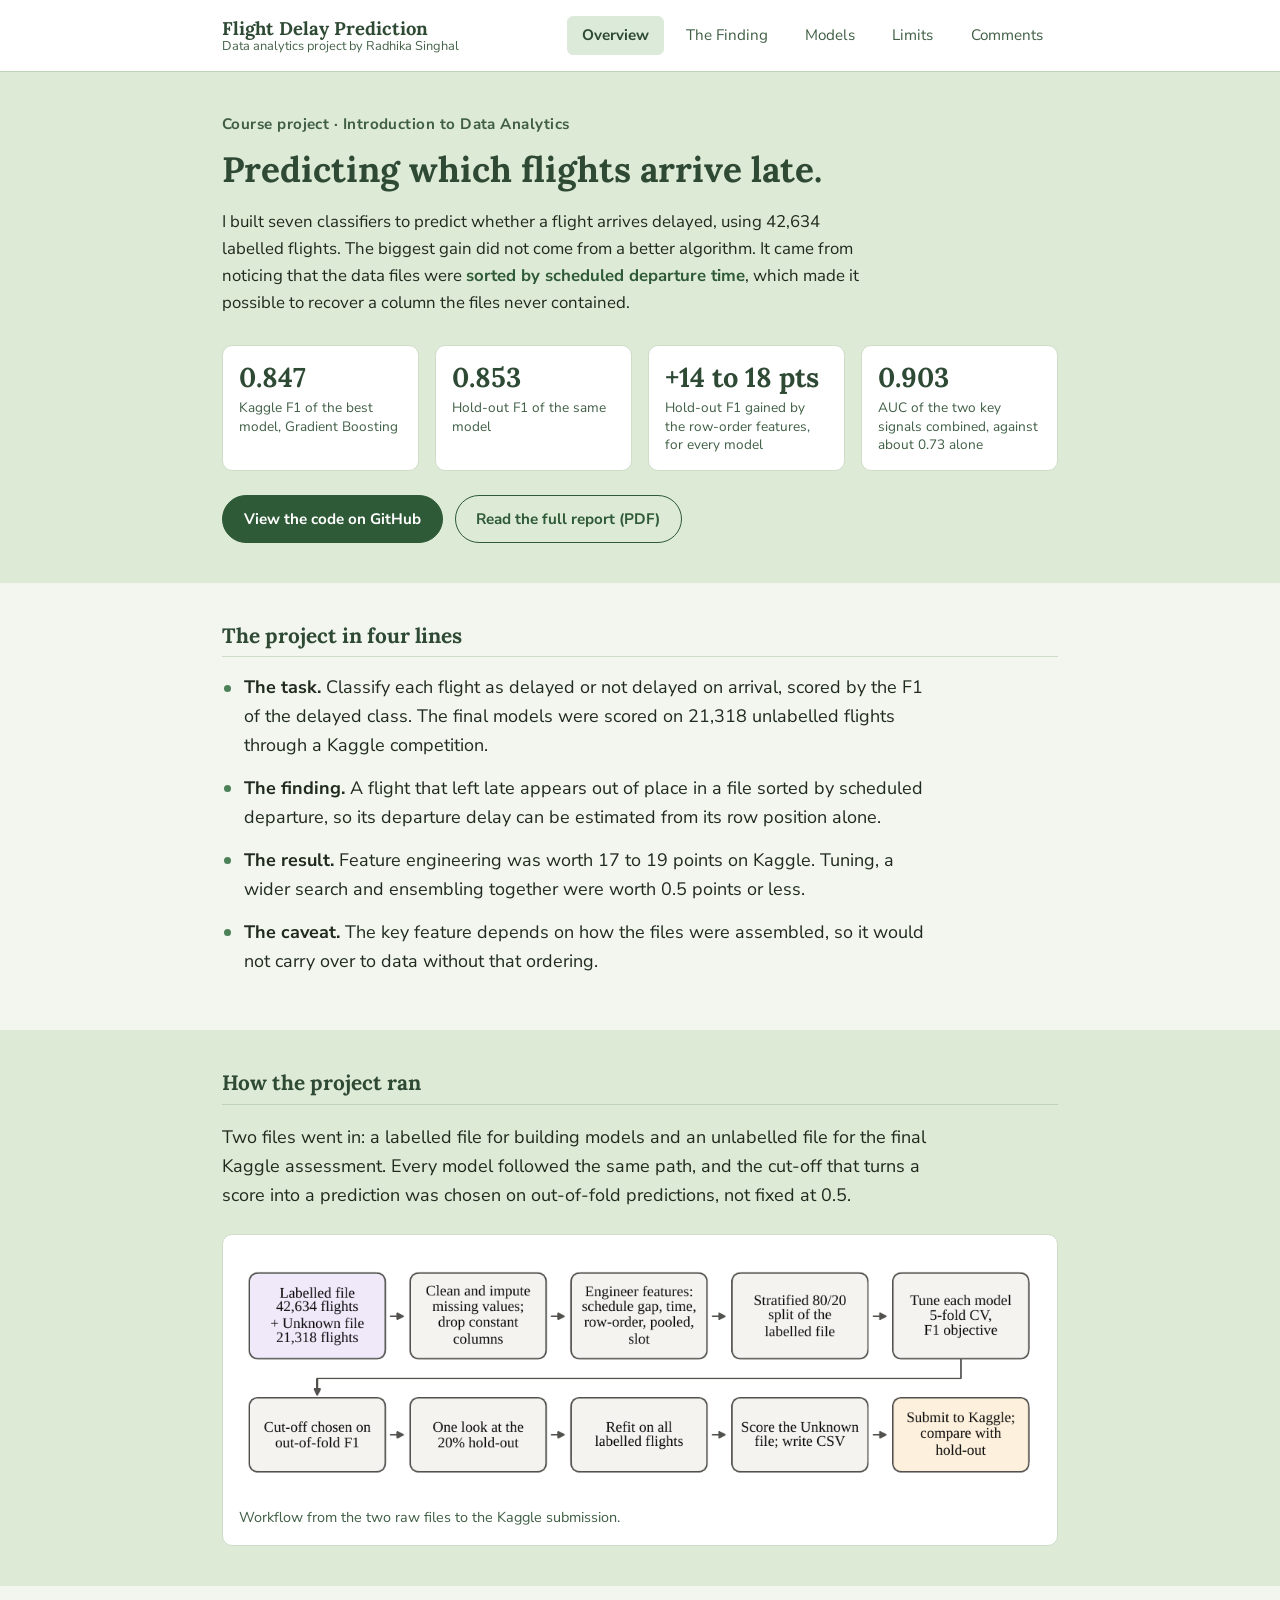
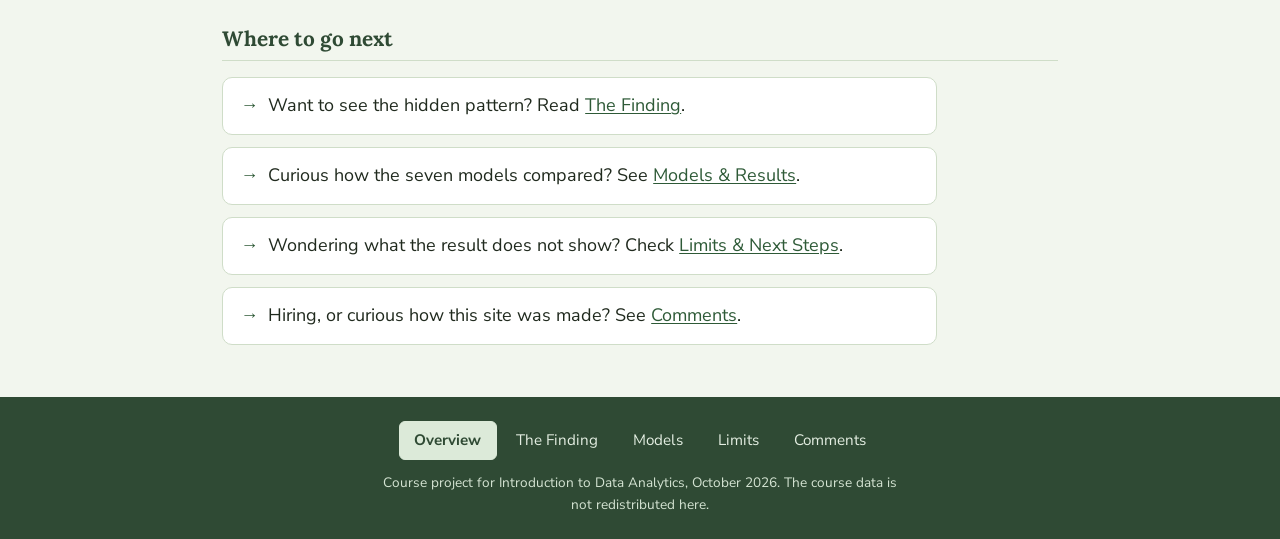
<file: index.html>
<!DOCTYPE html>
<html lang="en">
<head>
  <meta charset="UTF-8">
  <meta name="viewport" content="width=device-width, initial-scale=1.0">
  <title>Overview | Flight Delay Prediction</title>
  <meta name="description" content="A data analytics project that predicts flight arrival delays with seven classifiers, and the hidden pattern in the data that drove the result.">
  <link rel="preconnect" href="https://fonts.googleapis.com">
  <link rel="preconnect" href="https://fonts.gstatic.com" crossorigin>
  <link href="https://fonts.googleapis.com/css2?family=Lora:wght@400;700&family=Nunito+Sans:wght@400;700&display=swap" rel="stylesheet">
  <link rel="stylesheet" href="style.css">
</head>
<body>

  <a class="skip-link" href="#main-content">Skip to main content</a>

  <header class="site-header">
    <div class="site-header-inner">
      <div class="brand">
        <span class="brand-name">Flight Delay Prediction</span>
        <span class="brand-sub">Data analytics project by Radhika Singhal</span>
      </div>
      <nav id="site-nav" aria-label="Main Navigation">
        <ul class="nav-list" role="list">
          <li><a class="nav-link current" href="index.html" aria-current="page">Overview</a></li>
          <li><a class="nav-link" href="finding.html">The Finding</a></li>
          <li><a class="nav-link" href="models.html">Models</a></li>
          <li><a class="nav-link" href="limits.html">Limits</a></li>
          <li><a class="nav-link" href="comments.html">Comments</a></li>
        </ul>
      </nav>
    </div>
  </header>

  <main id="main-content">
    <section class="hero">
      <div class="wrap">
        <p class="tagline">Course project &middot; Introduction to Data Analytics</p>
        <h1>Predicting which flights arrive late.</h1>
        <p class="lead">
          I built seven classifiers to predict whether a flight arrives delayed, using 42,634
          labelled flights. The biggest gain did not come from a better algorithm. It came from
          noticing that the data files were <span class="highlight">sorted by scheduled departure
          time</span>, which made it possible to recover a column the files never contained.
        </p>

        <ul class="stat-grid" role="list">
          <li class="stat">
            <span class="stat-num">0.847</span>
            <span class="stat-label">Kaggle F1 of the best model, Gradient Boosting</span>
          </li>
          <li class="stat">
            <span class="stat-num">0.853</span>
            <span class="stat-label">Hold-out F1 of the same model</span>
          </li>
          <li class="stat">
            <span class="stat-num">+14 to 18 pts</span>
            <span class="stat-label">Hold-out F1 gained by the row-order features, for every model</span>
          </li>
          <li class="stat">
            <span class="stat-num">0.903</span>
            <span class="stat-label">AUC of the two key signals combined, against about 0.73 alone</span>
          </li>
        </ul>

        <div class="button-row">
          <a class="cta-link" href="https://github.com/radhikasinghal0112-source/flight-arrival-delay-prediction">View the code on GitHub</a>
          <a class="cta-link secondary" href="report.pdf">Read the full report (PDF)</a>
        </div>
      </div>
    </section>

    <section class="about-block">
      <div class="wrap">
        <h2 class="section-heading">The project in four lines</h2>
        <ul class="site-list" role="list">
          <li>
            <strong>The task.</strong> Classify each flight as delayed or not delayed on arrival,
            scored by the F1 of the delayed class. The final models were scored on 21,318 unlabelled
            flights through a Kaggle competition.
          </li>
          <li>
            <strong>The finding.</strong> A flight that left late appears out of place in a file
            sorted by scheduled departure, so its departure delay can be estimated from its row
            position alone.
          </li>
          <li>
            <strong>The result.</strong> Feature engineering was worth 17 to 19 points on Kaggle.
            Tuning, a wider search and ensembling together were worth 0.5 points or less.
          </li>
          <li>
            <strong>The caveat.</strong> The key feature depends on how the files were assembled, so
            it would not carry over to data without that ordering.
          </li>
        </ul>
      </div>
    </section>

    <section class="about-block">
      <div class="wrap">
        <h2 class="section-heading">How the project ran</h2>
        <p>
          Two files went in: a labelled file for building models and an unlabelled file for the final
          Kaggle assessment. Every model followed the same path, and the cut-off that turns a score
          into a prediction was chosen on out-of-fold predictions, not fixed at 0.5.
        </p>
        <figure class="figure" tabindex="0" role="group" aria-label="Chart, scrolls sideways on small screens">
          <img src="figures/fig1_workflow.png" width="1082" height="328" alt="Flow chart of nine steps: the two raw files, cleaning and imputation, feature engineering, an 80/20 split, tuning each model with 5-fold cross-validation on F1, choosing the cut-off on out-of-fold F1, one look at the hold-out, refitting on all labelled flights, scoring the unknown file, and submitting to Kaggle." loading="lazy">
          <figcaption>Workflow from the two raw files to the Kaggle submission.</figcaption>
        </figure>
      </div>
    </section>

    <section class="about-block">
      <div class="wrap">
        <h2 class="section-heading">Where to go next</h2>
        <ul class="pointer-list" role="list">
          <li>
            <span class="pointer-arrow" aria-hidden="true">&rarr;</span>
            <span>Want to see the hidden pattern? Read <a href="finding.html">The Finding</a>.</span>
          </li>
          <li>
            <span class="pointer-arrow" aria-hidden="true">&rarr;</span>
            <span>Curious how the seven models compared? See <a href="models.html">Models &amp; Results</a>.</span>
          </li>
          <li>
            <span class="pointer-arrow" aria-hidden="true">&rarr;</span>
            <span>Wondering what the result does not show? Check <a href="limits.html">Limits &amp; Next Steps</a>.</span>
          </li>
          <li>
            <span class="pointer-arrow" aria-hidden="true">&rarr;</span>
            <span>Hiring, or curious how this site was made? See <a href="comments.html">Comments</a>.</span>
          </li>
        </ul>
      </div>
    </section>
  </main>

  <footer class="site-footer">
    <nav aria-label="Footer navigation">
      <ul class="footer-nav" role="list">
        <li><a class="nav-link current" href="index.html" aria-current="page">Overview</a></li>
          <li><a class="nav-link" href="finding.html">The Finding</a></li>
          <li><a class="nav-link" href="models.html">Models</a></li>
          <li><a class="nav-link" href="limits.html">Limits</a></li>
          <li><a class="nav-link" href="comments.html">Comments</a></li>
      </ul>
    </nav>
    <p class="footer-note">Course project for Introduction to Data Analytics, October 2026. The course data is not redistributed here.</p>
  </footer>

</body>
</html>
</file>
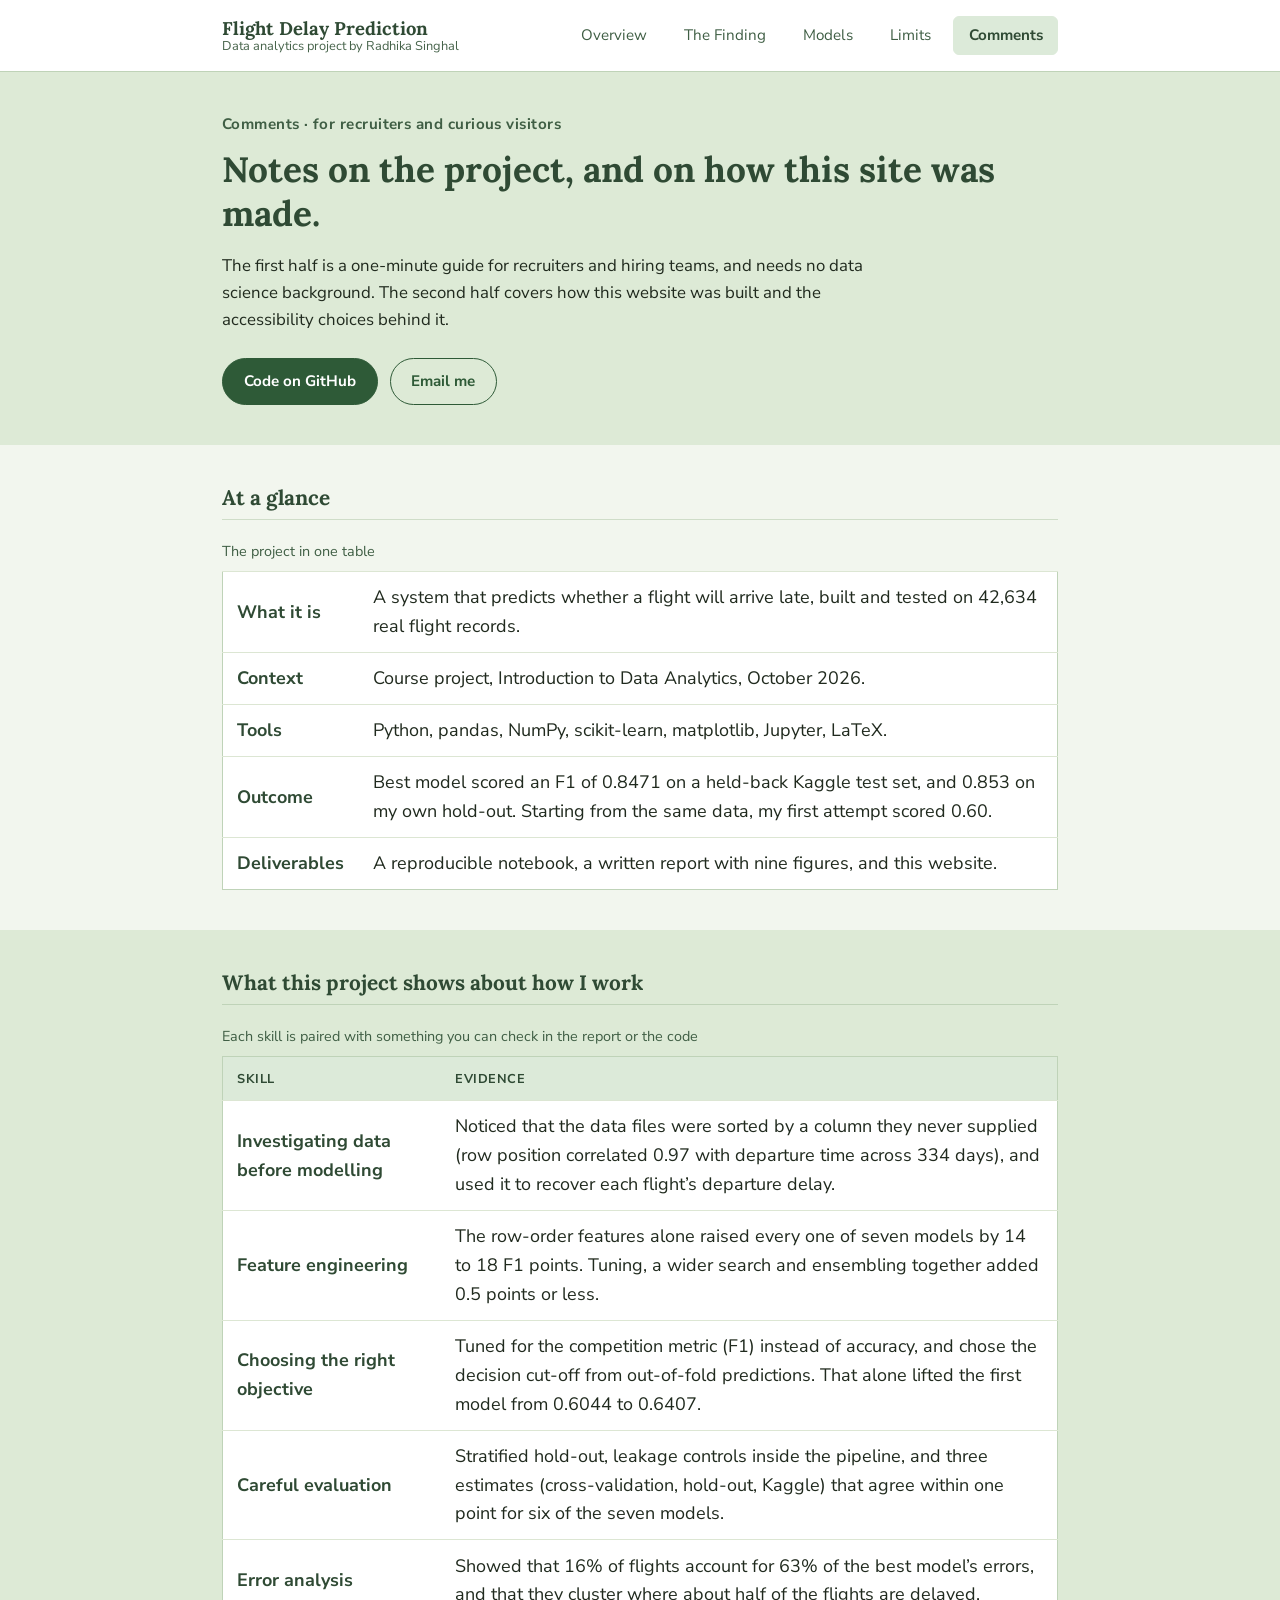
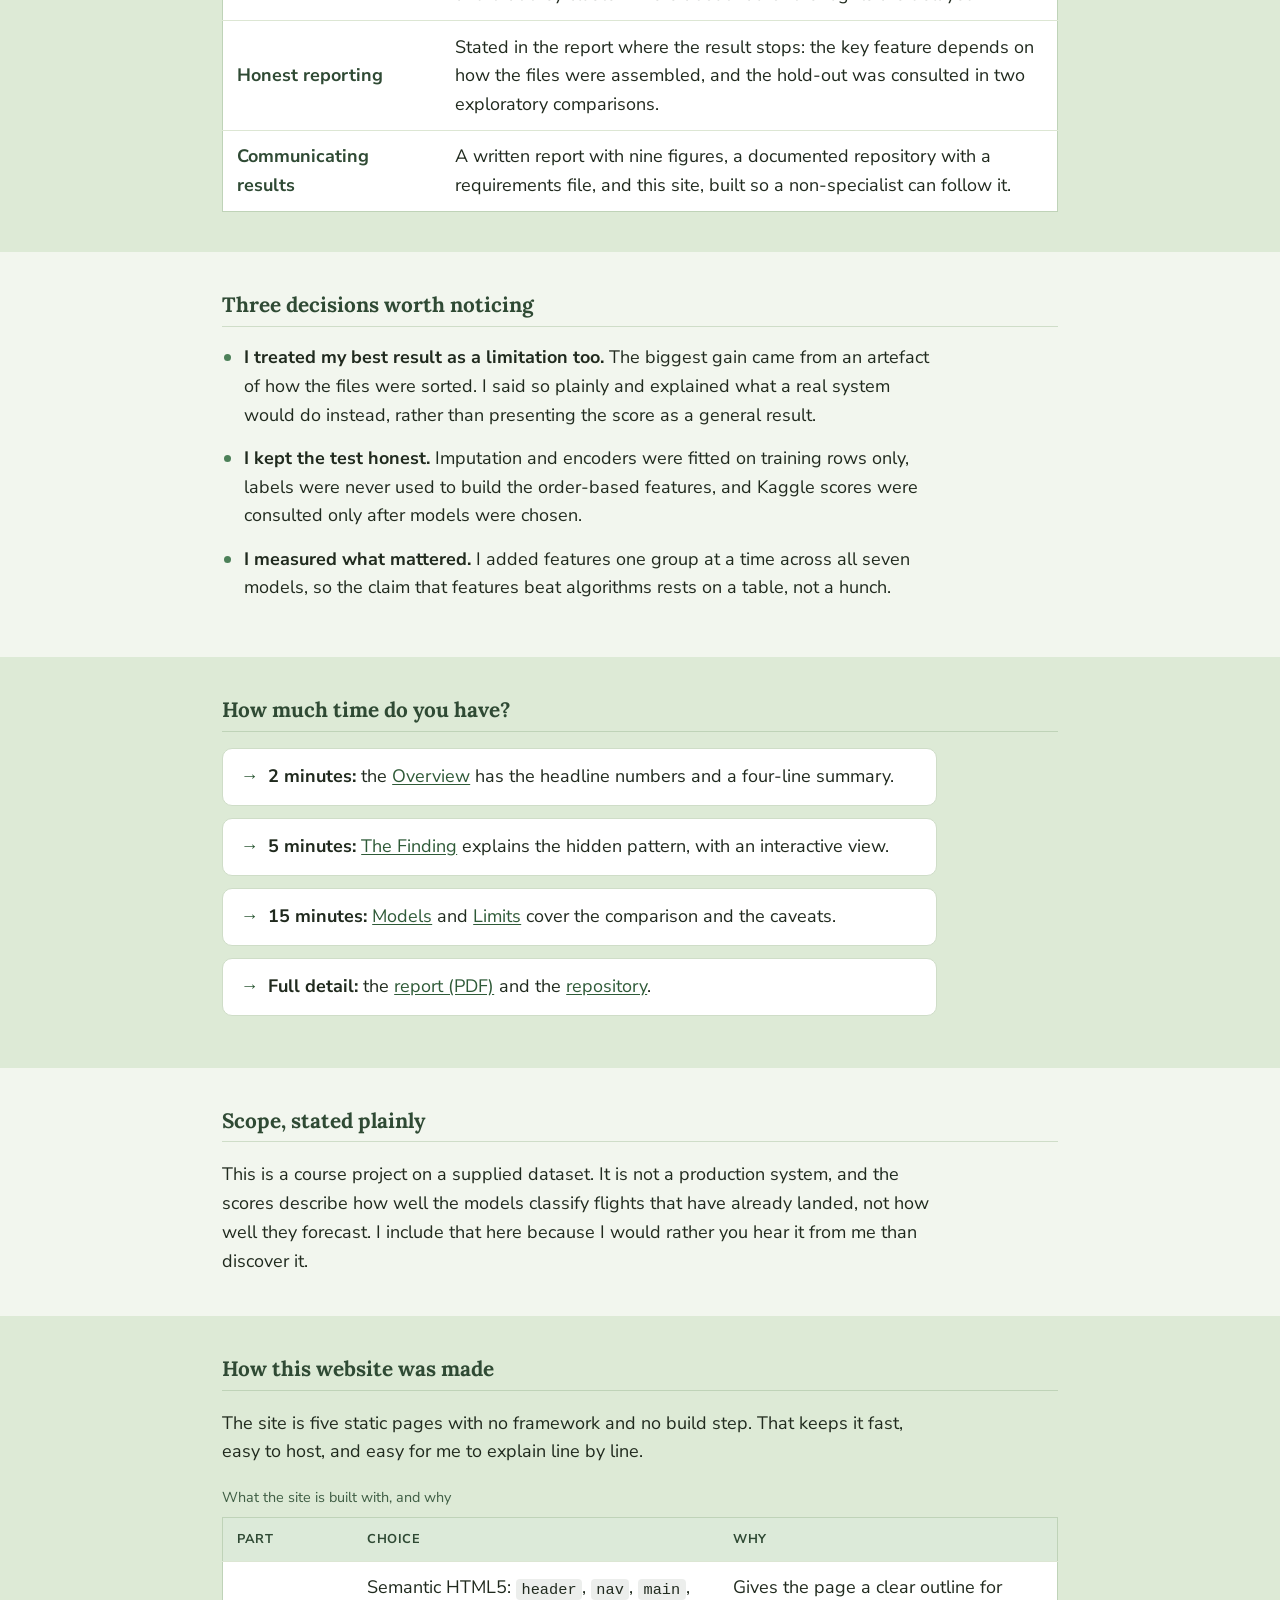
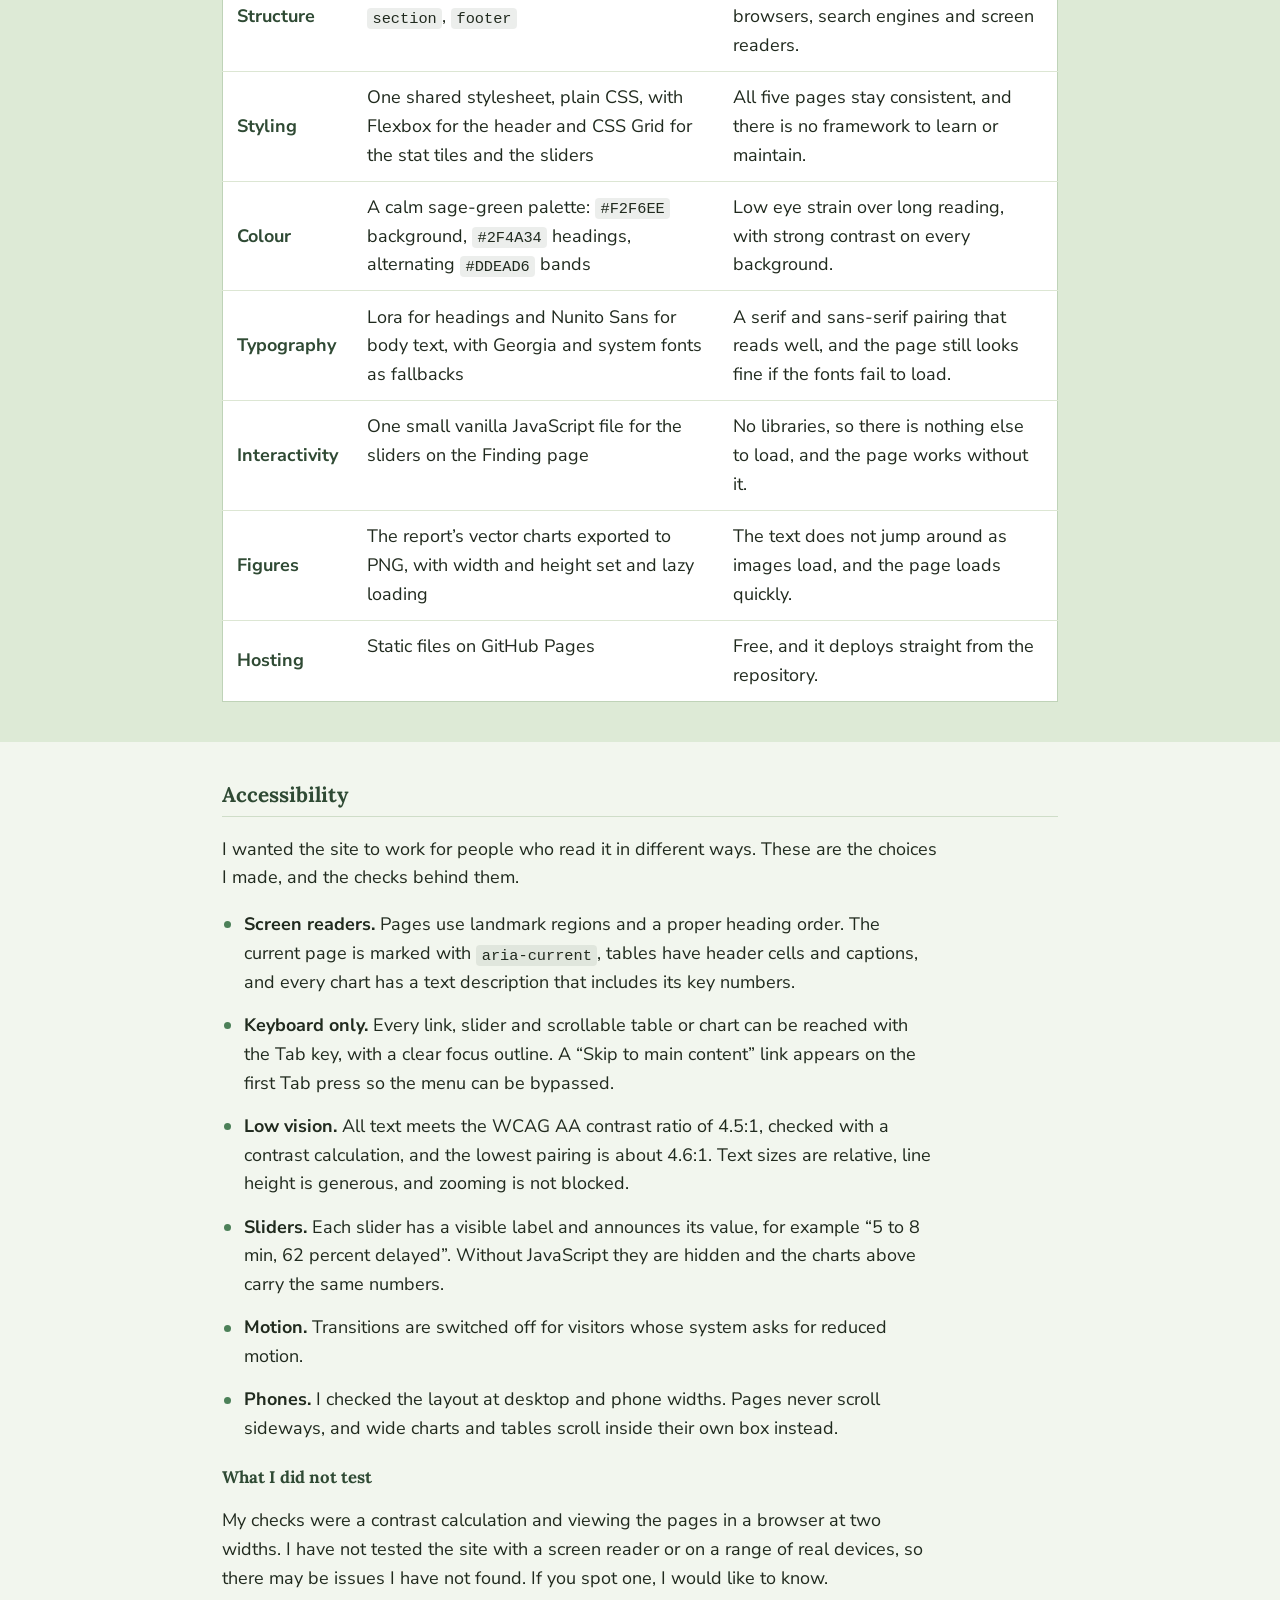
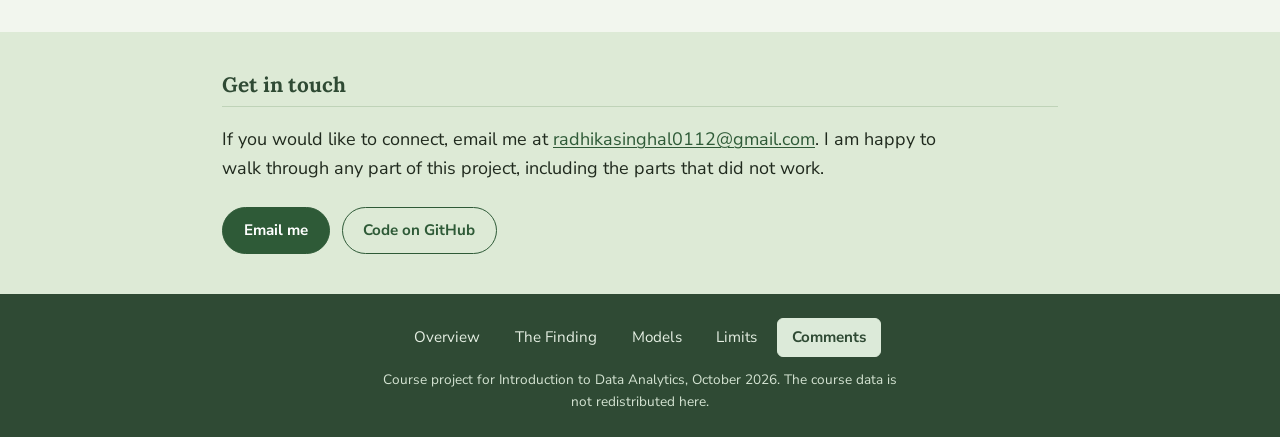
<file: comments.html>
<!DOCTYPE html>
<html lang="en">
<head>
  <meta charset="UTF-8">
  <meta name="viewport" content="width=device-width, initial-scale=1.0">
  <title>Comments | Flight Delay Prediction</title>
  <meta name="description" content="A guide for recruiters to the flight delay prediction project, plus how this website was built and the accessibility choices behind it.">
  <link rel="preconnect" href="https://fonts.googleapis.com">
  <link rel="preconnect" href="https://fonts.gstatic.com" crossorigin>
  <link href="https://fonts.googleapis.com/css2?family=Lora:wght@400;700&family=Nunito+Sans:wght@400;700&display=swap" rel="stylesheet">
  <link rel="stylesheet" href="style.css">
</head>
<body>

  <a class="skip-link" href="#main-content">Skip to main content</a>

  <header class="site-header">
    <div class="site-header-inner">
      <div class="brand">
        <span class="brand-name">Flight Delay Prediction</span>
        <span class="brand-sub">Data analytics project by Radhika Singhal</span>
      </div>
      <nav id="site-nav" aria-label="Main Navigation">
        <ul class="nav-list" role="list">
          <li><a class="nav-link" href="index.html">Overview</a></li>
          <li><a class="nav-link" href="finding.html">The Finding</a></li>
          <li><a class="nav-link" href="models.html">Models</a></li>
          <li><a class="nav-link" href="limits.html">Limits</a></li>
          <li><a class="nav-link current" href="comments.html" aria-current="page">Comments</a></li>
        </ul>
      </nav>
    </div>
  </header>

  <main id="main-content">
    <section class="hero">
      <div class="wrap">
        <p class="tagline">Comments &middot; for recruiters and curious visitors</p>
        <h1>Notes on the project, and on how this site was made.</h1>
        <p class="lead">
          The first half is a one-minute guide for recruiters and hiring teams, and needs no data
          science background. The second half covers how this website was built and the accessibility
          choices behind it.
        </p>
        <div class="button-row">
          <a class="cta-link" href="https://github.com/radhikasinghal0112-source/flight-arrival-delay-prediction">Code on GitHub</a>
          <a class="cta-link secondary" href="mailto:radhikasinghal0112@gmail.com">Email me</a>
        </div>
      </div>
    </section>

    <section class="about-block">
      <div class="wrap">
        <h2 class="section-heading">At a glance</h2>
        <div class="table-scroll" role="region" aria-label="Project summary" tabindex="0">
          <table>
            <caption>The project in one table</caption>
            <tbody>
              <tr><th scope="row">What it is</th><td>A system that predicts whether a flight will arrive late, built and tested on 42,634 real flight records.</td></tr>
              <tr><th scope="row">Context</th><td>Course project, Introduction to Data Analytics, October 2026.</td></tr>
              <tr><th scope="row">Tools</th><td>Python, pandas, NumPy, scikit-learn, matplotlib, Jupyter, LaTeX.</td></tr>
              <tr><th scope="row">Outcome</th><td>Best model scored an F1 of 0.8471 on a held-back Kaggle test set, and 0.853 on my own hold-out. Starting from the same data, my first attempt scored 0.60.</td></tr>
              <tr><th scope="row">Deliverables</th><td>A reproducible notebook, a written report with nine figures, and this website.</td></tr>
            </tbody>
          </table>
        </div>
      </div>
    </section>

    <section class="about-block">
      <div class="wrap">
        <h2 class="section-heading">What this project shows about how I work</h2>
        <div class="table-scroll" role="region" aria-label="Skills and the evidence for each" tabindex="0">
          <table>
            <caption>Each skill is paired with something you can check in the report or the code</caption>
            <thead>
              <tr>
                <th scope="col">Skill</th>
                <th scope="col">Evidence</th>
              </tr>
            </thead>
            <tbody>
              <tr>
                <th scope="row">Investigating data before modelling</th>
                <td>Noticed that the data files were sorted by a column they never supplied (row position correlated 0.97 with departure time across 334 days), and used it to recover each flight&rsquo;s departure delay.</td>
              </tr>
              <tr>
                <th scope="row">Feature engineering</th>
                <td>The row-order features alone raised every one of seven models by 14 to 18 F1 points. Tuning, a wider search and ensembling together added 0.5 points or less.</td>
              </tr>
              <tr>
                <th scope="row">Choosing the right objective</th>
                <td>Tuned for the competition metric (F1) instead of accuracy, and chose the decision cut-off from out-of-fold predictions. That alone lifted the first model from 0.6044 to 0.6407.</td>
              </tr>
              <tr>
                <th scope="row">Careful evaluation</th>
                <td>Stratified hold-out, leakage controls inside the pipeline, and three estimates (cross-validation, hold-out, Kaggle) that agree within one point for six of the seven models.</td>
              </tr>
              <tr>
                <th scope="row">Error analysis</th>
                <td>Showed that 16% of flights account for 63% of the best model&rsquo;s errors, and that they cluster where about half of the flights are delayed.</td>
              </tr>
              <tr>
                <th scope="row">Honest reporting</th>
                <td>Stated in the report where the result stops: the key feature depends on how the files were assembled, and the hold-out was consulted in two exploratory comparisons.</td>
              </tr>
              <tr>
                <th scope="row">Communicating results</th>
                <td>A written report with nine figures, a documented repository with a requirements file, and this site, built so a non-specialist can follow it.</td>
              </tr>
            </tbody>
          </table>
        </div>
      </div>
    </section>

    <section class="about-block">
      <div class="wrap">
        <h2 class="section-heading">Three decisions worth noticing</h2>
        <ul class="site-list" role="list">
          <li>
            <strong>I treated my best result as a limitation too.</strong> The biggest gain came from
            an artefact of how the files were sorted. I said so plainly and explained what a real
            system would do instead, rather than presenting the score as a general result.
          </li>
          <li>
            <strong>I kept the test honest.</strong> Imputation and encoders were fitted on training
            rows only, labels were never used to build the order-based features, and Kaggle scores were
            consulted only after models were chosen.
          </li>
          <li>
            <strong>I measured what mattered.</strong> I added features one group at a time across all
            seven models, so the claim that features beat algorithms rests on a table, not a hunch.
          </li>
        </ul>
      </div>
    </section>

    <section class="about-block">
      <div class="wrap">
        <h2 class="section-heading">How much time do you have?</h2>
        <ul class="pointer-list" role="list">
          <li>
            <span class="pointer-arrow" aria-hidden="true">&rarr;</span>
            <span><strong>2 minutes:</strong> the <a href="index.html">Overview</a> has the headline numbers and a four-line summary.</span>
          </li>
          <li>
            <span class="pointer-arrow" aria-hidden="true">&rarr;</span>
            <span><strong>5 minutes:</strong> <a href="finding.html">The Finding</a> explains the hidden pattern, with an interactive view.</span>
          </li>
          <li>
            <span class="pointer-arrow" aria-hidden="true">&rarr;</span>
            <span><strong>15 minutes:</strong> <a href="models.html">Models</a> and <a href="limits.html">Limits</a> cover the comparison and the caveats.</span>
          </li>
          <li>
            <span class="pointer-arrow" aria-hidden="true">&rarr;</span>
            <span><strong>Full detail:</strong> the <a href="report.pdf">report (PDF)</a> and the <a href="https://github.com/radhikasinghal0112-source/flight-arrival-delay-prediction">repository</a>.</span>
          </li>
        </ul>
      </div>
    </section>

    <section class="about-block">
      <div class="wrap">
        <h2 class="section-heading">Scope, stated plainly</h2>
        <p>
          This is a course project on a supplied dataset. It is not a production system, and the
          scores describe how well the models classify flights that have already landed, not how well
          they forecast. I include that here because I would rather you hear it from me than discover
          it.
        </p>
      </div>
    </section>


    <section class="about-block">
      <div class="wrap">
        <h2 class="section-heading">How this website was made</h2>
        <p>
          The site is five static pages with no framework and no build step. That keeps it fast,
          easy to host, and easy for me to explain line by line.
        </p>
        <div class="table-scroll" role="region" aria-label="Technologies used to build the site" tabindex="0">
          <table>
            <caption>What the site is built with, and why</caption>
            <thead>
              <tr>
                <th scope="col">Part</th>
                <th scope="col">Choice</th>
                <th scope="col">Why</th>
              </tr>
            </thead>
            <tbody>
              <tr>
                <th scope="row">Structure</th>
                <td>Semantic HTML5: <code>header</code>, <code>nav</code>, <code>main</code>, <code>section</code>, <code>footer</code></td>
                <td>Gives the page a clear outline for browsers, search engines and screen readers.</td>
              </tr>
              <tr>
                <th scope="row">Styling</th>
                <td>One shared stylesheet, plain CSS, with Flexbox for the header and CSS Grid for the stat tiles and the sliders</td>
                <td>All five pages stay consistent, and there is no framework to learn or maintain.</td>
              </tr>
              <tr>
                <th scope="row">Colour</th>
                <td>A calm sage-green palette: <code>#F2F6EE</code> background, <code>#2F4A34</code> headings, alternating <code>#DDEAD6</code> bands</td>
                <td>Low eye strain over long reading, with strong contrast on every background.</td>
              </tr>
              <tr>
                <th scope="row">Typography</th>
                <td>Lora for headings and Nunito Sans for body text, with Georgia and system fonts as fallbacks</td>
                <td>A serif and sans-serif pairing that reads well, and the page still looks fine if the fonts fail to load.</td>
              </tr>
              <tr>
                <th scope="row">Interactivity</th>
                <td>One small vanilla JavaScript file for the sliders on the Finding page</td>
                <td>No libraries, so there is nothing else to load, and the page works without it.</td>
              </tr>
              <tr>
                <th scope="row">Figures</th>
                <td>The report&rsquo;s vector charts exported to PNG, with width and height set and lazy loading</td>
                <td>The text does not jump around as images load, and the page loads quickly.</td>
              </tr>
              <tr>
                <th scope="row">Hosting</th>
                <td>Static files on GitHub Pages</td>
                <td>Free, and it deploys straight from the repository.</td>
              </tr>
            </tbody>
          </table>
        </div>
      </div>
    </section>

    <section class="about-block">
      <div class="wrap">
        <h2 class="section-heading">Accessibility</h2>
        <p>
          I wanted the site to work for people who read it in different ways. These are the choices I
          made, and the checks behind them.
        </p>
        <ul class="site-list" role="list">
          <li>
            <strong>Screen readers.</strong> Pages use landmark regions and a proper heading order. The
            current page is marked with <code>aria-current</code>, tables have header cells and
            captions, and every chart has a text description that includes its key numbers.
          </li>
          <li>
            <strong>Keyboard only.</strong> Every link, slider and scrollable table or chart can be
            reached with the Tab key, with a clear focus outline. A &ldquo;Skip to main content&rdquo;
            link appears on the first Tab press so the menu can be bypassed.
          </li>
          <li>
            <strong>Low vision.</strong> All text meets the WCAG AA contrast ratio of 4.5:1, checked
            with a contrast calculation, and the lowest pairing is about 4.6:1. Text sizes are
            relative, line height is generous, and zooming is not blocked.
          </li>
          <li>
            <strong>Sliders.</strong> Each slider has a visible label and announces its value, for
            example &ldquo;5 to 8 min, 62 percent delayed&rdquo;. Without JavaScript they are hidden
            and the charts above carry the same numbers.
          </li>
          <li>
            <strong>Motion.</strong> Transitions are switched off for visitors whose system asks for
            reduced motion.
          </li>
          <li>
            <strong>Phones.</strong> I checked the layout at desktop and phone widths. Pages never
            scroll sideways, and wide charts and tables scroll inside their own box instead.
          </li>
        </ul>
        <h3>What I did not test</h3>
        <p>
          My checks were a contrast calculation and viewing the pages in a browser at two widths. I
          have not tested the site with a screen reader or on a range of real devices, so there may be
          issues I have not found. If you spot one, I would like to know.
        </p>
      </div>
    </section>
    <section class="about-block">
      <div class="wrap">
        <h2 class="section-heading">Get in touch</h2>
        <p>
          If you would like to connect, email me at <a href="mailto:radhikasinghal0112@gmail.com">radhikasinghal0112@gmail.com</a>. I am happy to
          walk through any part of this project, including the parts that did not work.
        </p>
        <div class="button-row">
          <a class="cta-link" href="mailto:radhikasinghal0112@gmail.com">Email me</a>
          <a class="cta-link secondary" href="https://github.com/radhikasinghal0112-source/flight-arrival-delay-prediction">Code on GitHub</a>
        </div>
      </div>
    </section>
  </main>

  <footer class="site-footer">
    <nav aria-label="Footer navigation">
      <ul class="footer-nav" role="list">
        <li><a class="nav-link" href="index.html">Overview</a></li>
          <li><a class="nav-link" href="finding.html">The Finding</a></li>
          <li><a class="nav-link" href="models.html">Models</a></li>
          <li><a class="nav-link" href="limits.html">Limits</a></li>
          <li><a class="nav-link current" href="comments.html" aria-current="page">Comments</a></li>
      </ul>
    </nav>
    <p class="footer-note">Course project for Introduction to Data Analytics, October 2026. The course data is not redistributed here.</p>
  </footer>

</body>
</html>
</file>
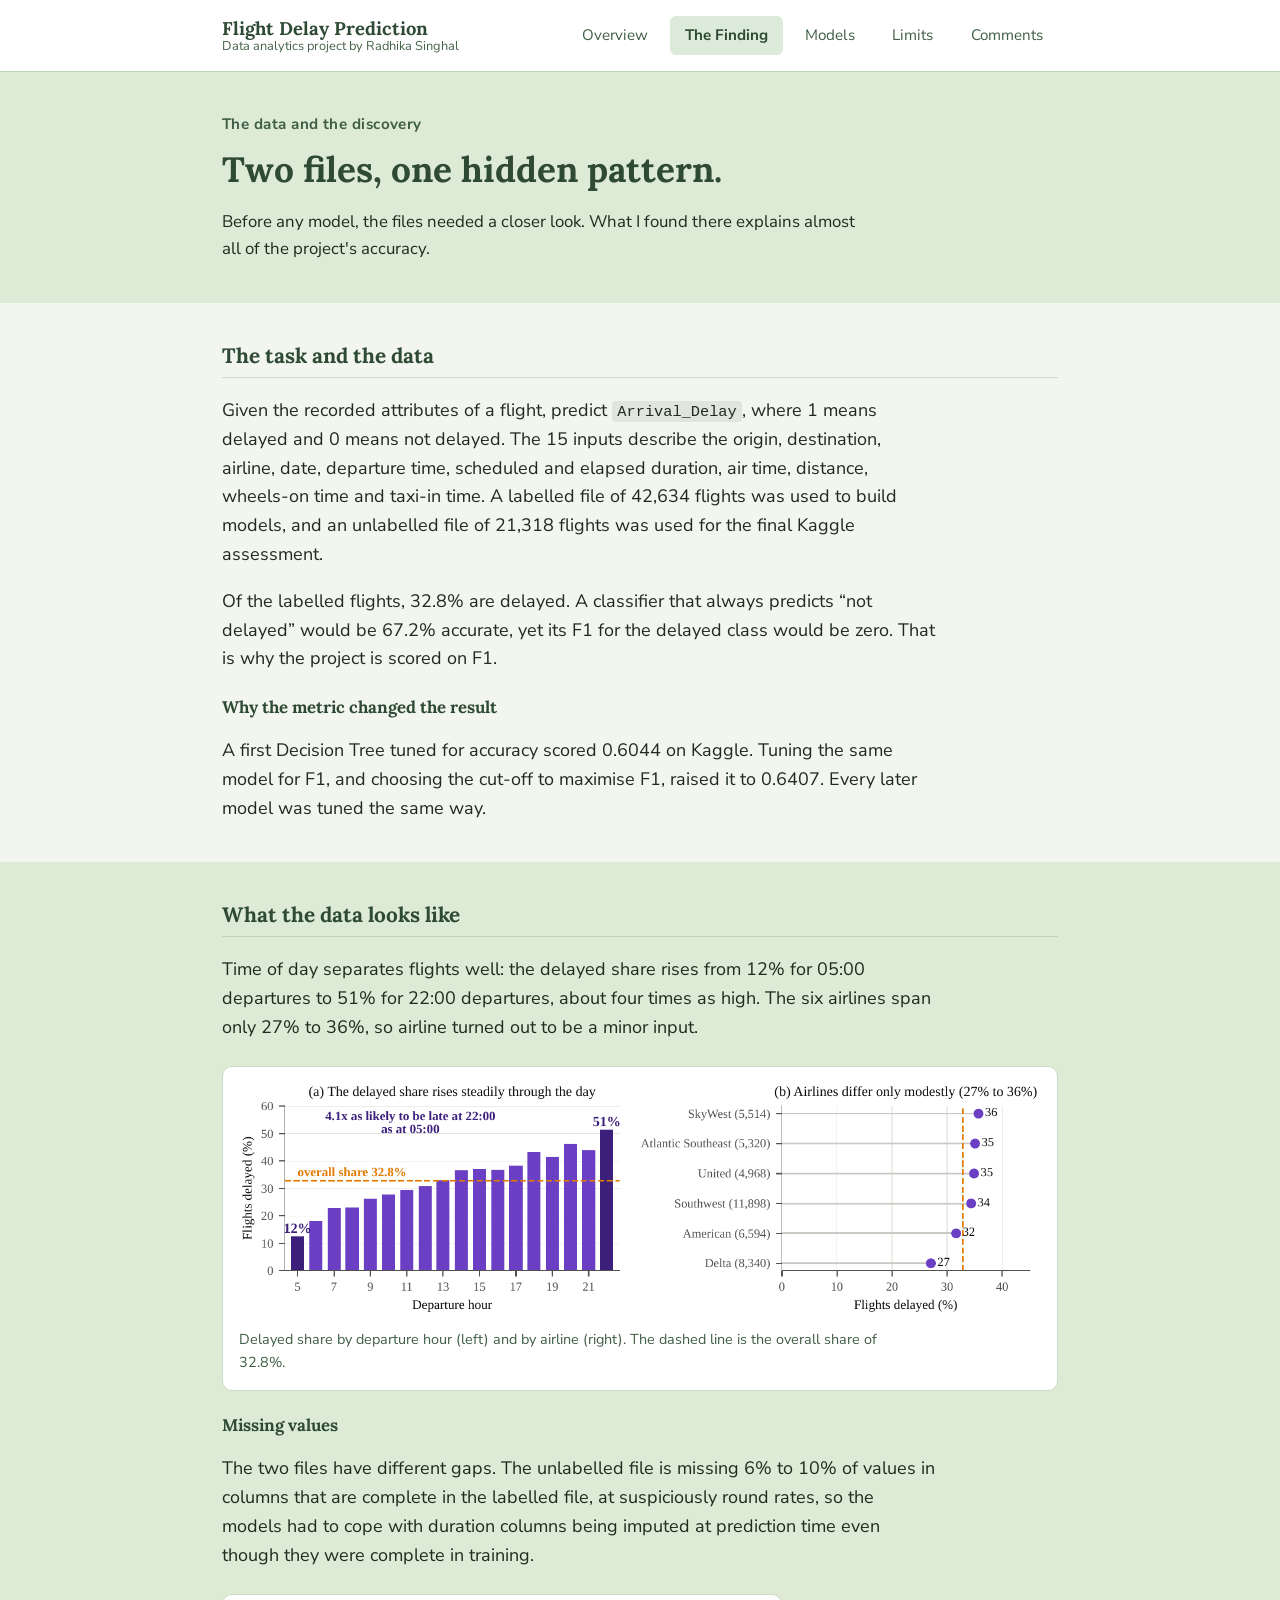
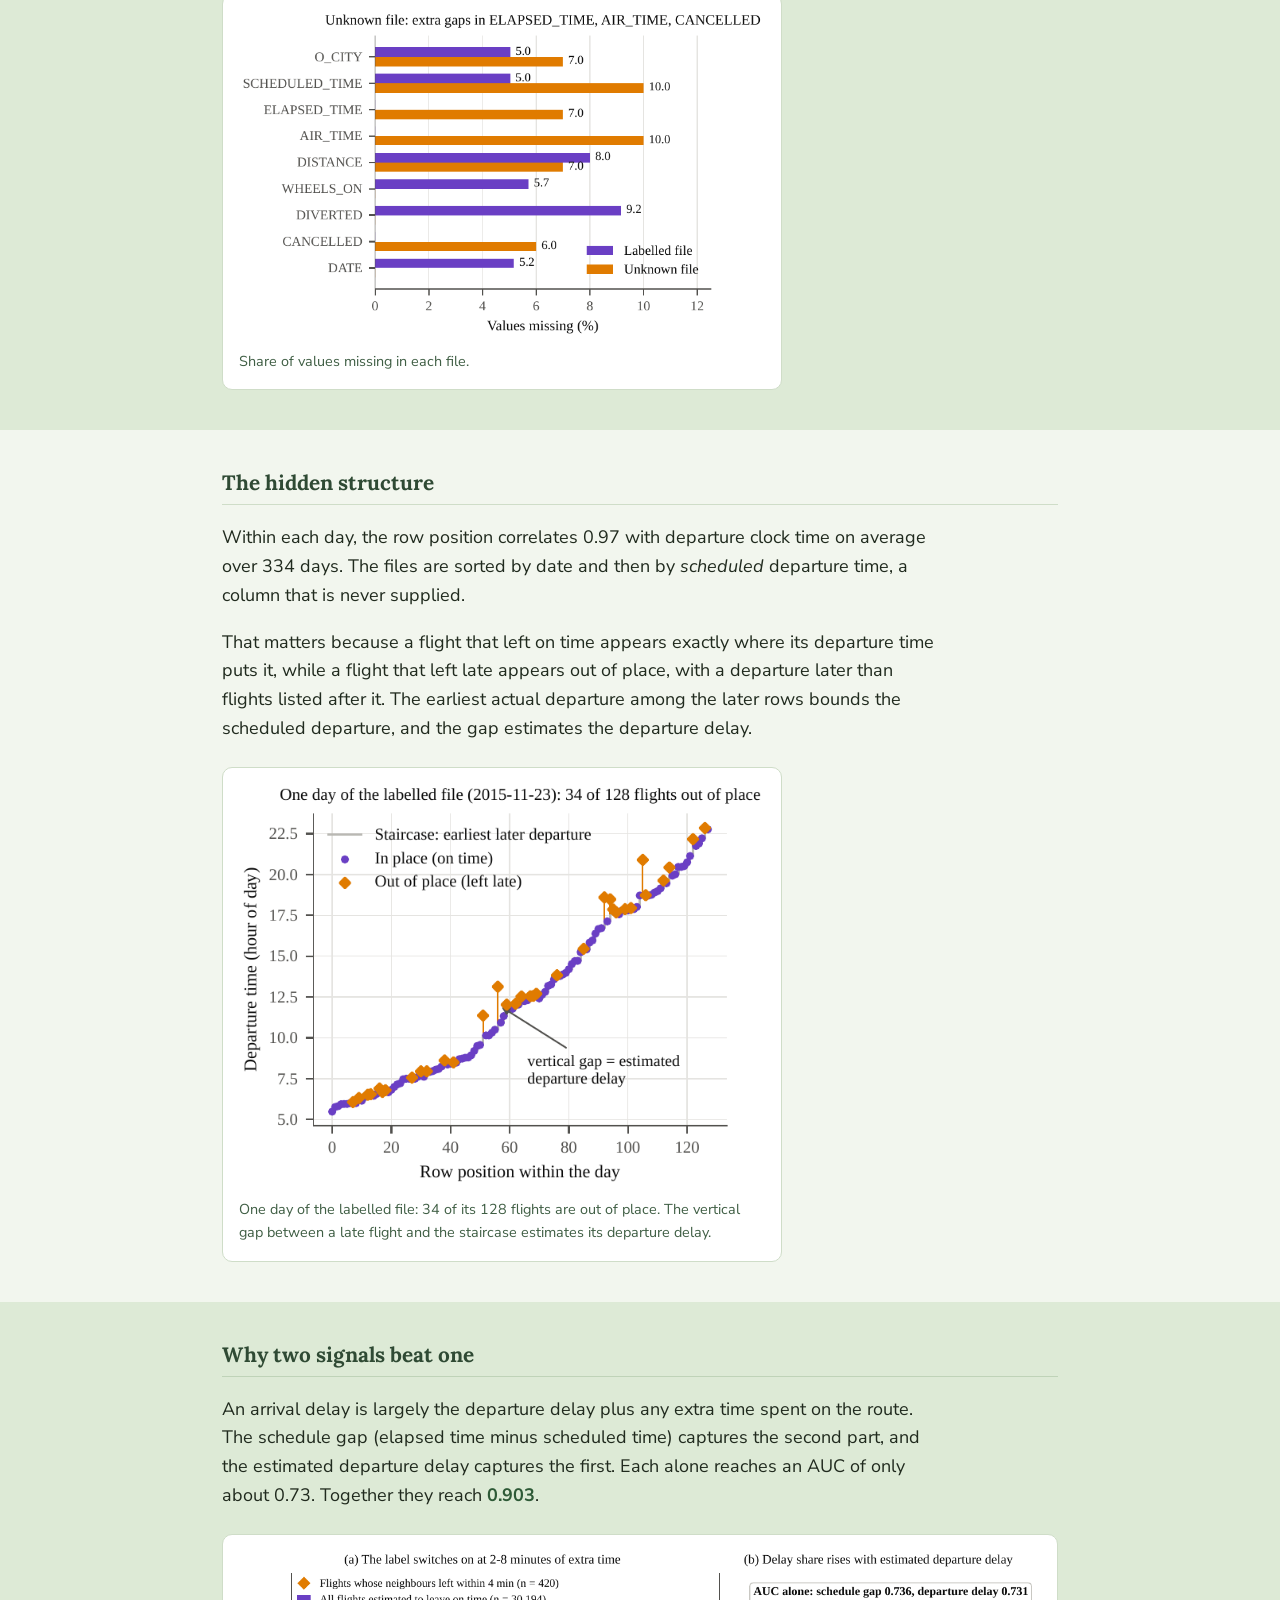
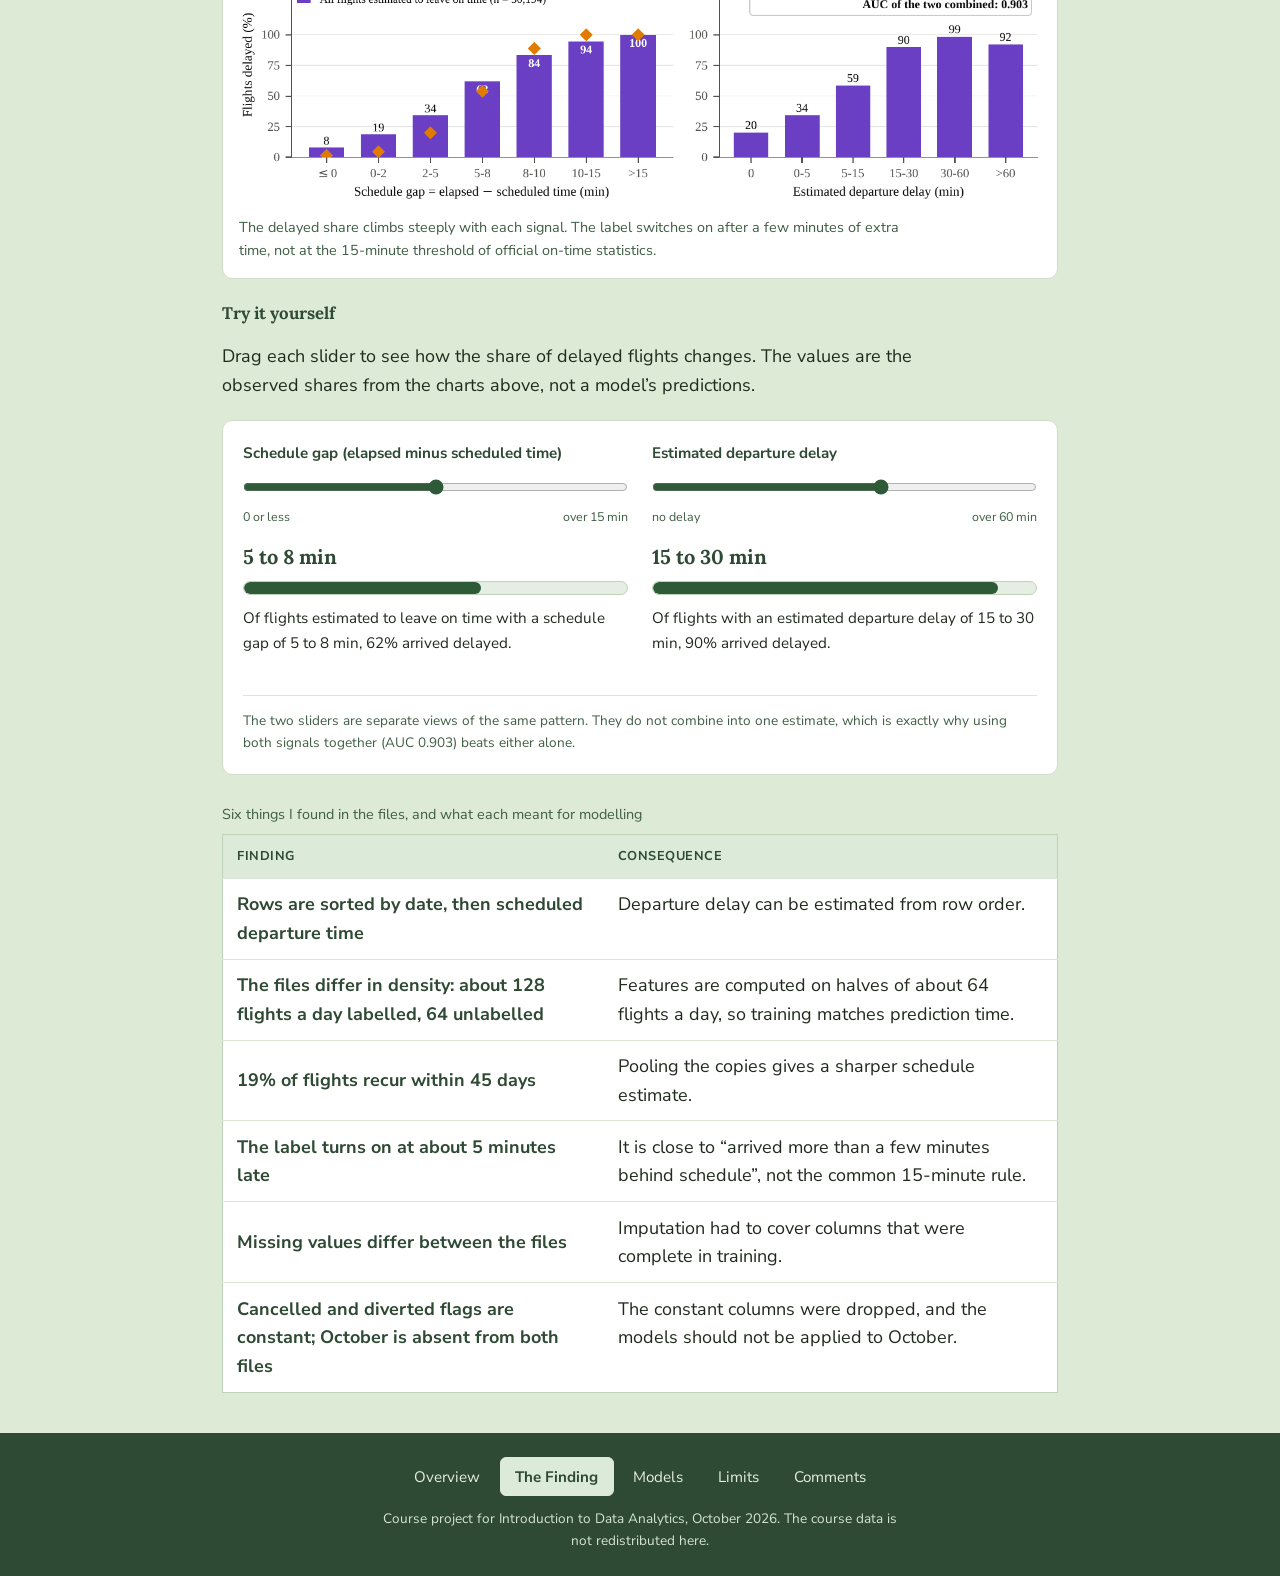
<file: finding.html>
<!DOCTYPE html>
<html lang="en">
<head>
  <meta charset="UTF-8">
  <meta name="viewport" content="width=device-width, initial-scale=1.0">
  <title>The Finding | Flight Delay Prediction</title>
  <meta name="description" content="How the flight data files turned out to be sorted by scheduled departure time, and how that revealed each flight's departure delay.">
  <link rel="preconnect" href="https://fonts.googleapis.com">
  <link rel="preconnect" href="https://fonts.gstatic.com" crossorigin>
  <link href="https://fonts.googleapis.com/css2?family=Lora:wght@400;700&family=Nunito+Sans:wght@400;700&display=swap" rel="stylesheet">
  <link rel="stylesheet" href="style.css">
</head>
<body>

  <a class="skip-link" href="#main-content">Skip to main content</a>

  <header class="site-header">
    <div class="site-header-inner">
      <div class="brand">
        <span class="brand-name">Flight Delay Prediction</span>
        <span class="brand-sub">Data analytics project by Radhika Singhal</span>
      </div>
      <nav id="site-nav" aria-label="Main Navigation">
        <ul class="nav-list" role="list">
          <li><a class="nav-link" href="index.html">Overview</a></li>
          <li><a class="nav-link current" href="finding.html" aria-current="page">The Finding</a></li>
          <li><a class="nav-link" href="models.html">Models</a></li>
          <li><a class="nav-link" href="limits.html">Limits</a></li>
          <li><a class="nav-link" href="comments.html">Comments</a></li>
        </ul>
      </nav>
    </div>
  </header>

  <main id="main-content">
    <section class="hero">
      <div class="wrap">
        <p class="tagline">The data and the discovery</p>
        <h1>Two files, one hidden pattern.</h1>
        <p class="lead">
          Before any model, the files needed a closer look. What I found there explains almost all of
          the project's accuracy.
        </p>
      </div>
    </section>

    <section class="about-block">
      <div class="wrap">
        <h2 class="section-heading">The task and the data</h2>
        <p>
          Given the recorded attributes of a flight, predict <code>Arrival_Delay</code>, where 1 means
          delayed and 0 means not delayed. The 15 inputs describe the origin, destination, airline,
          date, departure time, scheduled and elapsed duration, air time, distance, wheels-on time and
          taxi-in time. A labelled file of 42,634 flights was used to build models, and an unlabelled
          file of 21,318 flights was used for the final Kaggle assessment.
        </p>
        <p>
          Of the labelled flights, 32.8% are delayed. A classifier that always predicts &ldquo;not
          delayed&rdquo; would be 67.2% accurate, yet its F1 for the delayed class would be zero.
          That is why the project is scored on F1.
        </p>
        <h3>Why the metric changed the result</h3>
        <p>
          A first Decision Tree tuned for accuracy scored 0.6044 on Kaggle. Tuning the same model for
          F1, and choosing the cut-off to maximise F1, raised it to 0.6407. Every later model was
          tuned the same way.
        </p>
      </div>
    </section>

    <section class="about-block">
      <div class="wrap">
        <h2 class="section-heading">What the data looks like</h2>
        <p>
          Time of day separates flights well: the delayed share rises from 12% for 05:00 departures to
          51% for 22:00 departures, about four times as high. The six airlines span only 27% to 36%,
          so airline turned out to be a minor input.
        </p>
        <figure class="figure" tabindex="0" role="group" aria-label="Chart, scrolls sideways on small screens">
          <img src="figures/fig2_eda.png" width="1357" height="395" alt="Two charts. Left: a bar chart showing the share of delayed flights rising from 12 percent at 5 am to 51 percent at 10 pm, against an overall share of 32.8 percent. Right: a dot chart showing the six airlines between 27 percent and 36 percent delayed." loading="lazy">
          <figcaption>Delayed share by departure hour (left) and by airline (right). The dashed line is the overall share of 32.8%.</figcaption>
        </figure>
        <h3>Missing values</h3>
        <p>
          The two files have different gaps. The unlabelled file is missing 6% to 10% of values in
          columns that are complete in the labelled file, at suspiciously round rates, so the models
          had to cope with duration columns being imputed at prediction time even though they were
          complete in training.
        </p>
        <figure class="figure narrow">
          <img src="figures/fig3_missing.png" width="814" height="507" alt="Horizontal bar chart of the percentage of missing values per column in the labelled and unknown files. The unknown file has extra gaps of 6 to 10 percent in elapsed time, air time and the cancelled flag." loading="lazy">
          <figcaption>Share of values missing in each file.</figcaption>
        </figure>
      </div>
    </section>

    <section class="about-block">
      <div class="wrap">
        <h2 class="section-heading">The hidden structure</h2>
        <p>
          Within each day, the row position correlates 0.97 with departure clock time on average over
          334 days. The files are sorted by date and then by <em>scheduled</em> departure time, a
          column that is never supplied.
        </p>
        <p>
          That matters because a flight that left on time appears exactly where its departure time
          puts it, while a flight that left late appears out of place, with a departure later than
          flights listed after it. The earliest actual departure among the later rows bounds the
          scheduled departure, and the gap estimates the departure delay.
        </p>
        <figure class="figure narrow">
          <img src="figures/fig4_order.png" width="661" height="506" alt="Scatter plot of departure hour against row position for one day, 23 November 2015. Purple dots for on-time flights rise along a smooth staircase. Orange diamonds for flights that left late sit above the staircase, and the vertical gap to the staircase is the estimated departure delay. 34 of 128 flights are out of place." loading="lazy">
          <figcaption>One day of the labelled file: 34 of its 128 flights are out of place. The vertical gap between a late flight and the staircase estimates its departure delay.</figcaption>
        </figure>
      </div>
    </section>

    <section class="about-block">
      <div class="wrap">
        <h2 class="section-heading">Why two signals beat one</h2>
        <p>
          An arrival delay is largely the departure delay plus any extra time spent on the route. The
          schedule gap (elapsed time minus scheduled time) captures the second part, and the estimated
          departure delay captures the first. Each alone reaches an AUC of only about 0.73. Together
          they reach <span class="highlight">0.903</span>.
        </p>
        <figure class="figure" tabindex="0" role="group" aria-label="Chart, scrolls sideways on small screens">
          <img src="figures/fig8_signals.png" width="1344" height="425" alt="Two bar charts. Left: among flights estimated to leave on time, the share delayed rises from 8 percent when the schedule gap is zero or less to 62 percent at 5 to 8 minutes and above 94 percent beyond 10 minutes. Right: the delayed share rises from 20 percent to 99 percent as the estimated departure delay grows to 30 to 60 minutes. A box notes AUC of 0.736 and 0.731 alone and 0.903 combined." loading="lazy">
          <figcaption>The delayed share climbs steeply with each signal. The label switches on after a few minutes of extra time, not at the 15-minute threshold of official on-time statistics.</figcaption>
        </figure>
        <h3>Try it yourself</h3>
        <p>
          Drag each slider to see how the share of delayed flights changes. The values are the observed
          shares from the charts above, not a model&rsquo;s predictions.
        </p>
        <noscript><p>This interactive view needs JavaScript. The charts above show the same numbers.</p></noscript>
        <div class="explorer" id="explorer" hidden>
          <div class="explorer-grid">
            <div class="explorer-card">
              <label class="explorer-label" for="gap-slider">Schedule gap (elapsed minus scheduled time)</label>
              <input type="range" id="gap-slider" min="0" max="6" step="1" value="3">
              <div class="explorer-ends" aria-hidden="true"><span>0 or less</span><span>over 15 min</span></div>
              <p class="explorer-value" id="gap-value"></p>
              <div class="meter" aria-hidden="true"><div class="meter-fill" id="gap-fill"></div></div>
              <p class="explorer-readout" id="gap-out" role="status" aria-live="polite"></p>
            </div>
            <div class="explorer-card">
              <label class="explorer-label" for="dep-slider">Estimated departure delay</label>
              <input type="range" id="dep-slider" min="0" max="5" step="1" value="3">
              <div class="explorer-ends" aria-hidden="true"><span>no delay</span><span>over 60 min</span></div>
              <p class="explorer-value" id="dep-value"></p>
              <div class="meter" aria-hidden="true"><div class="meter-fill" id="dep-fill"></div></div>
              <p class="explorer-readout" id="dep-out" role="status" aria-live="polite"></p>
            </div>
          </div>
          <p class="explorer-note">
            The two sliders are separate views of the same pattern. They do not combine into one
            estimate, which is exactly why using both signals together (AUC 0.903) beats either alone.
          </p>
        </div>
        <div class="table-scroll" role="region" aria-label="Six findings about the data files" tabindex="0">
          <table>
            <caption>Six things I found in the files, and what each meant for modelling</caption>
            <thead>
              <tr>
                <th scope="col">Finding</th>
                <th scope="col">Consequence</th>
              </tr>
            </thead>
            <tbody>
              <tr>
                <th scope="row">Rows are sorted by date, then scheduled departure time</th>
                <td>Departure delay can be estimated from row order.</td>
              </tr>
              <tr>
                <th scope="row">The files differ in density: about 128 flights a day labelled, 64 unlabelled</th>
                <td>Features are computed on halves of about 64 flights a day, so training matches prediction time.</td>
              </tr>
              <tr>
                <th scope="row">19% of flights recur within 45 days</th>
                <td>Pooling the copies gives a sharper schedule estimate.</td>
              </tr>
              <tr>
                <th scope="row">The label turns on at about 5 minutes late</th>
                <td>It is close to &ldquo;arrived more than a few minutes behind schedule&rdquo;, not the common 15-minute rule.</td>
              </tr>
              <tr>
                <th scope="row">Missing values differ between the files</th>
                <td>Imputation had to cover columns that were complete in training.</td>
              </tr>
              <tr>
                <th scope="row">Cancelled and diverted flags are constant; October is absent from both files</th>
                <td>The constant columns were dropped, and the models should not be applied to October.</td>
              </tr>
            </tbody>
          </table>
        </div>
      </div>
    </section>
  </main>

  <footer class="site-footer">
    <nav aria-label="Footer navigation">
      <ul class="footer-nav" role="list">
        <li><a class="nav-link" href="index.html">Overview</a></li>
          <li><a class="nav-link current" href="finding.html" aria-current="page">The Finding</a></li>
          <li><a class="nav-link" href="models.html">Models</a></li>
          <li><a class="nav-link" href="limits.html">Limits</a></li>
          <li><a class="nav-link" href="comments.html">Comments</a></li>
      </ul>
    </nav>
    <p class="footer-note">Course project for Introduction to Data Analytics, October 2026. The course data is not redistributed here.</p>
  </footer>

<script src="explorer.js" defer></script>
</body>
</html>
</file>
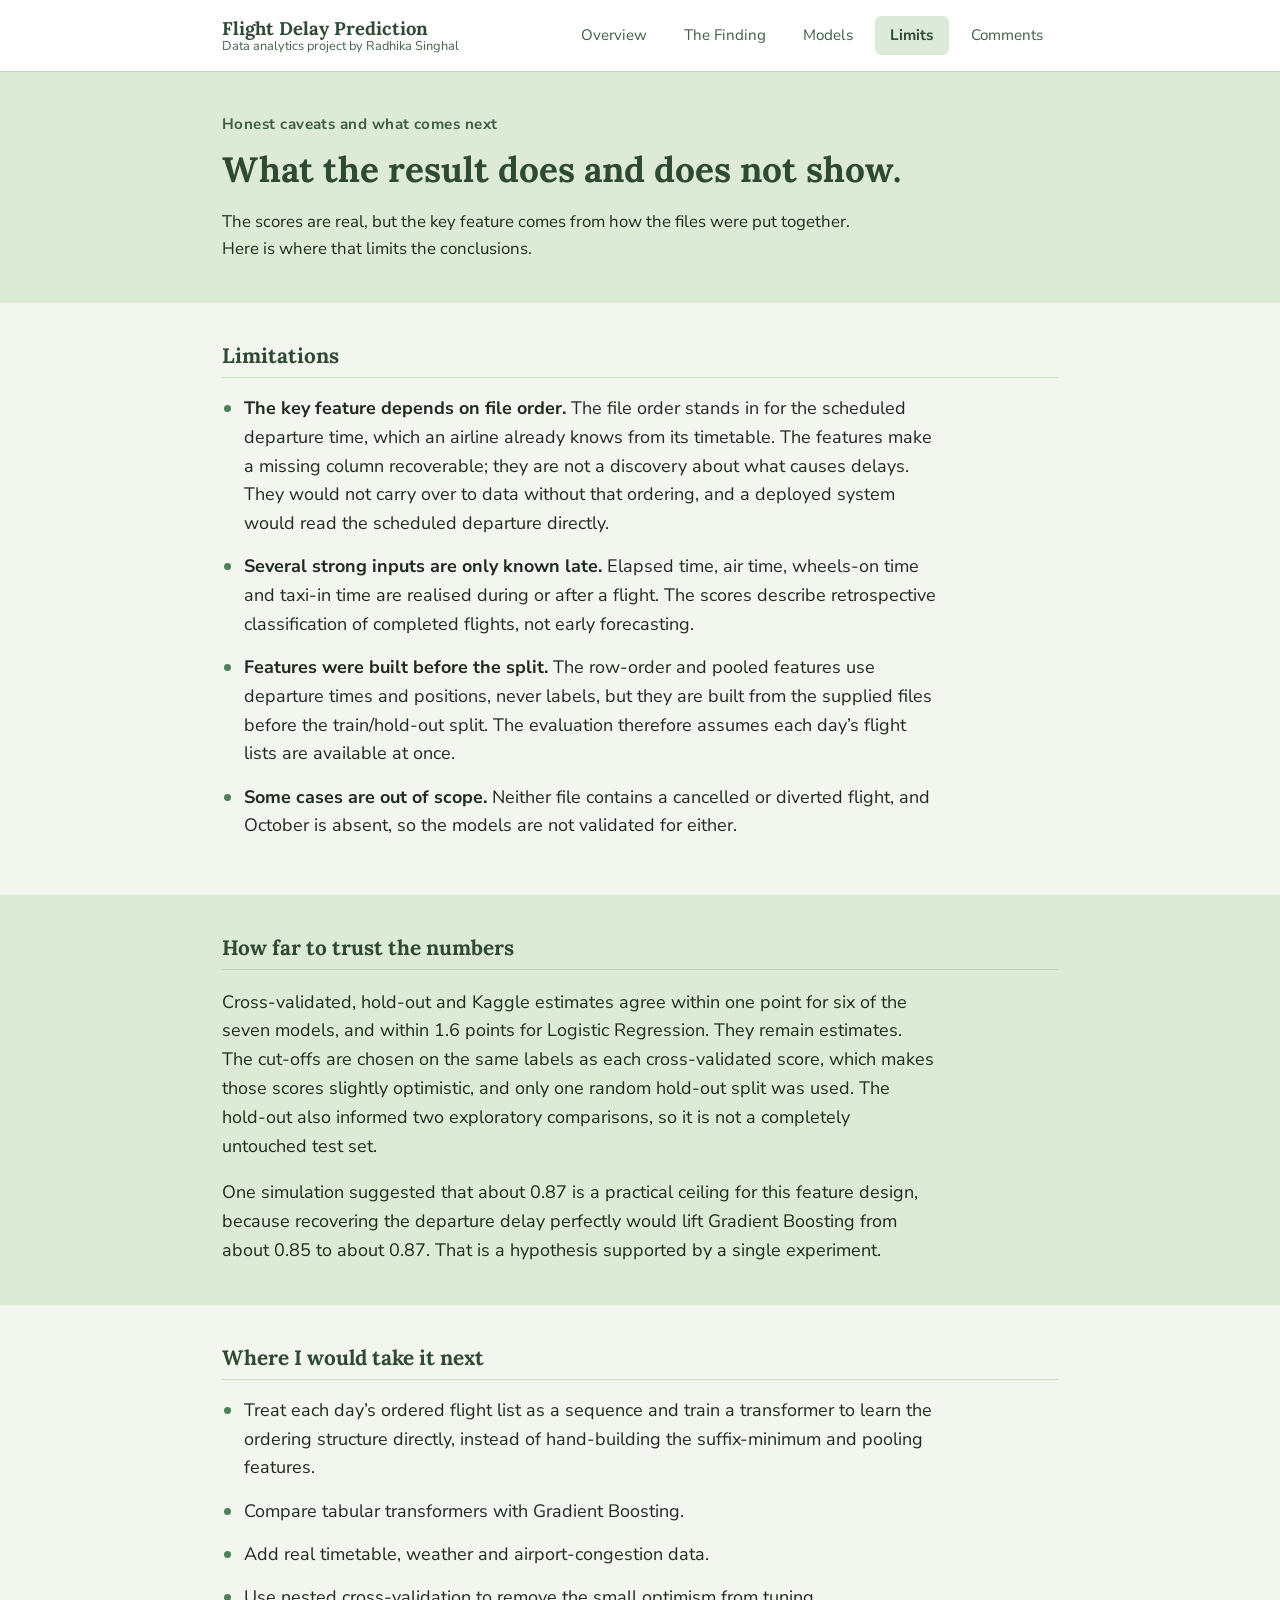
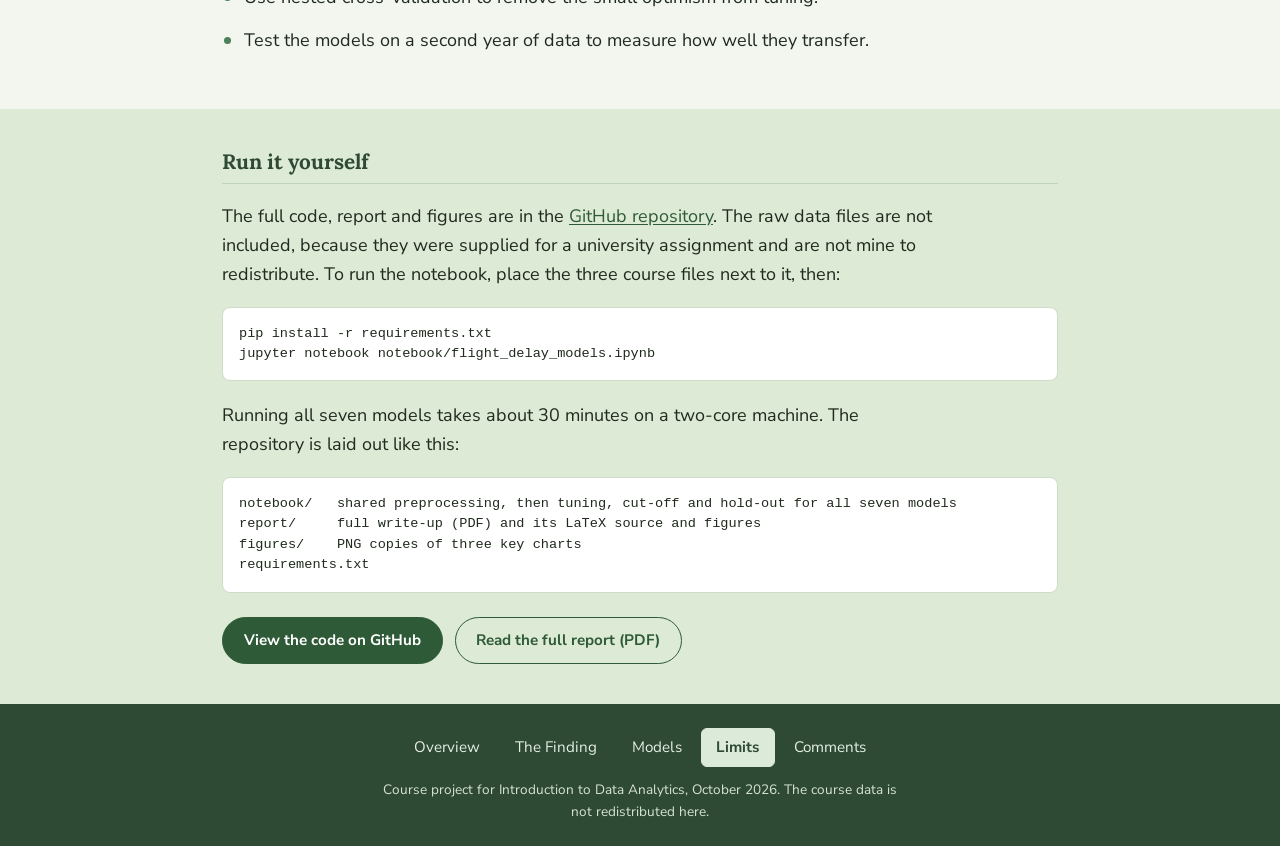
<file: limits.html>
<!DOCTYPE html>
<html lang="en">
<head>
  <meta charset="UTF-8">
  <meta name="viewport" content="width=device-width, initial-scale=1.0">
  <title>Limits and Next Steps | Flight Delay Prediction</title>
  <meta name="description" content="The limitations of the flight delay prediction result, how far to trust the scores, future work, and how to run the code.">
  <link rel="preconnect" href="https://fonts.googleapis.com">
  <link rel="preconnect" href="https://fonts.gstatic.com" crossorigin>
  <link href="https://fonts.googleapis.com/css2?family=Lora:wght@400;700&family=Nunito+Sans:wght@400;700&display=swap" rel="stylesheet">
  <link rel="stylesheet" href="style.css">
</head>
<body>

  <a class="skip-link" href="#main-content">Skip to main content</a>

  <header class="site-header">
    <div class="site-header-inner">
      <div class="brand">
        <span class="brand-name">Flight Delay Prediction</span>
        <span class="brand-sub">Data analytics project by Radhika Singhal</span>
      </div>
      <nav id="site-nav" aria-label="Main Navigation">
        <ul class="nav-list" role="list">
          <li><a class="nav-link" href="index.html">Overview</a></li>
          <li><a class="nav-link" href="finding.html">The Finding</a></li>
          <li><a class="nav-link" href="models.html">Models</a></li>
          <li><a class="nav-link current" href="limits.html" aria-current="page">Limits</a></li>
          <li><a class="nav-link" href="comments.html">Comments</a></li>
        </ul>
      </nav>
    </div>
  </header>

  <main id="main-content">
    <section class="hero">
      <div class="wrap">
        <p class="tagline">Honest caveats and what comes next</p>
        <h1>What the result does and does not show.</h1>
        <p class="lead">
          The scores are real, but the key feature comes from how the files were put together. Here
          is where that limits the conclusions.
        </p>
      </div>
    </section>

    <section class="about-block">
      <div class="wrap">
        <h2 class="section-heading">Limitations</h2>
        <ul class="site-list" role="list">
          <li>
            <strong>The key feature depends on file order.</strong> The file order stands in for the
            scheduled departure time, which an airline already knows from its timetable. The features
            make a missing column recoverable; they are not a discovery about what causes delays. They
            would not carry over to data without that ordering, and a deployed system would read the
            scheduled departure directly.
          </li>
          <li>
            <strong>Several strong inputs are only known late.</strong> Elapsed time, air time,
            wheels-on time and taxi-in time are realised during or after a flight. The scores describe
            retrospective classification of completed flights, not early forecasting.
          </li>
          <li>
            <strong>Features were built before the split.</strong> The row-order and pooled features use
            departure times and positions, never labels, but they are built from the supplied files
            before the train/hold-out split. The evaluation therefore assumes each day&rsquo;s flight
            lists are available at once.
          </li>
          <li>
            <strong>Some cases are out of scope.</strong> Neither file contains a cancelled or diverted
            flight, and October is absent, so the models are not validated for either.
          </li>
        </ul>
      </div>
    </section>

    <section class="about-block">
      <div class="wrap">
        <h2 class="section-heading">How far to trust the numbers</h2>
        <p>
          Cross-validated, hold-out and Kaggle estimates agree within one point for six of the seven
          models, and within 1.6 points for Logistic Regression. They remain estimates. The cut-offs
          are chosen on the same labels as each cross-validated score, which makes those scores
          slightly optimistic, and only one random hold-out split was used. The hold-out also informed
          two exploratory comparisons, so it is not a completely untouched test set.
        </p>
        <p>
          One simulation suggested that about 0.87 is a practical ceiling for this feature design,
          because recovering the departure delay perfectly would lift Gradient Boosting from about
          0.85 to about 0.87. That is a hypothesis supported by a single experiment.
        </p>
      </div>
    </section>

    <section class="about-block">
      <div class="wrap">
        <h2 class="section-heading">Where I would take it next</h2>
        <ul class="site-list" role="list">
          <li>Treat each day&rsquo;s ordered flight list as a sequence and train a transformer to learn the ordering structure directly, instead of hand-building the suffix-minimum and pooling features.</li>
          <li>Compare tabular transformers with Gradient Boosting.</li>
          <li>Add real timetable, weather and airport-congestion data.</li>
          <li>Use nested cross-validation to remove the small optimism from tuning.</li>
          <li>Test the models on a second year of data to measure how well they transfer.</li>
        </ul>
      </div>
    </section>

    <section class="about-block">
      <div class="wrap">
        <h2 class="section-heading">Run it yourself</h2>
        <p>
          The full code, report and figures are in the
          <a href="https://github.com/radhikasinghal0112-source/flight-arrival-delay-prediction">GitHub repository</a>. The raw data files are not included, because they
          were supplied for a university assignment and are not mine to redistribute. To run the
          notebook, place the three course files next to it, then:
        </p>
<pre><code>pip install -r requirements.txt
jupyter notebook notebook/flight_delay_models.ipynb</code></pre>
        <p>
          Running all seven models takes about 30 minutes on a two-core machine. The repository is
          laid out like this:
        </p>
<pre><code>notebook/   shared preprocessing, then tuning, cut-off and hold-out for all seven models
report/     full write-up (PDF) and its LaTeX source and figures
figures/    PNG copies of three key charts
requirements.txt</code></pre>
        <div class="button-row">
          <a class="cta-link" href="https://github.com/radhikasinghal0112-source/flight-arrival-delay-prediction">View the code on GitHub</a>
          <a class="cta-link secondary" href="report.pdf">Read the full report (PDF)</a>
        </div>
      </div>
    </section>
  </main>

  <footer class="site-footer">
    <nav aria-label="Footer navigation">
      <ul class="footer-nav" role="list">
        <li><a class="nav-link" href="index.html">Overview</a></li>
          <li><a class="nav-link" href="finding.html">The Finding</a></li>
          <li><a class="nav-link" href="models.html">Models</a></li>
          <li><a class="nav-link current" href="limits.html" aria-current="page">Limits</a></li>
          <li><a class="nav-link" href="comments.html">Comments</a></li>
      </ul>
    </nav>
    <p class="footer-note">Course project for Introduction to Data Analytics, October 2026. The course data is not redistributed here.</p>
  </footer>

</body>
</html>
</file>
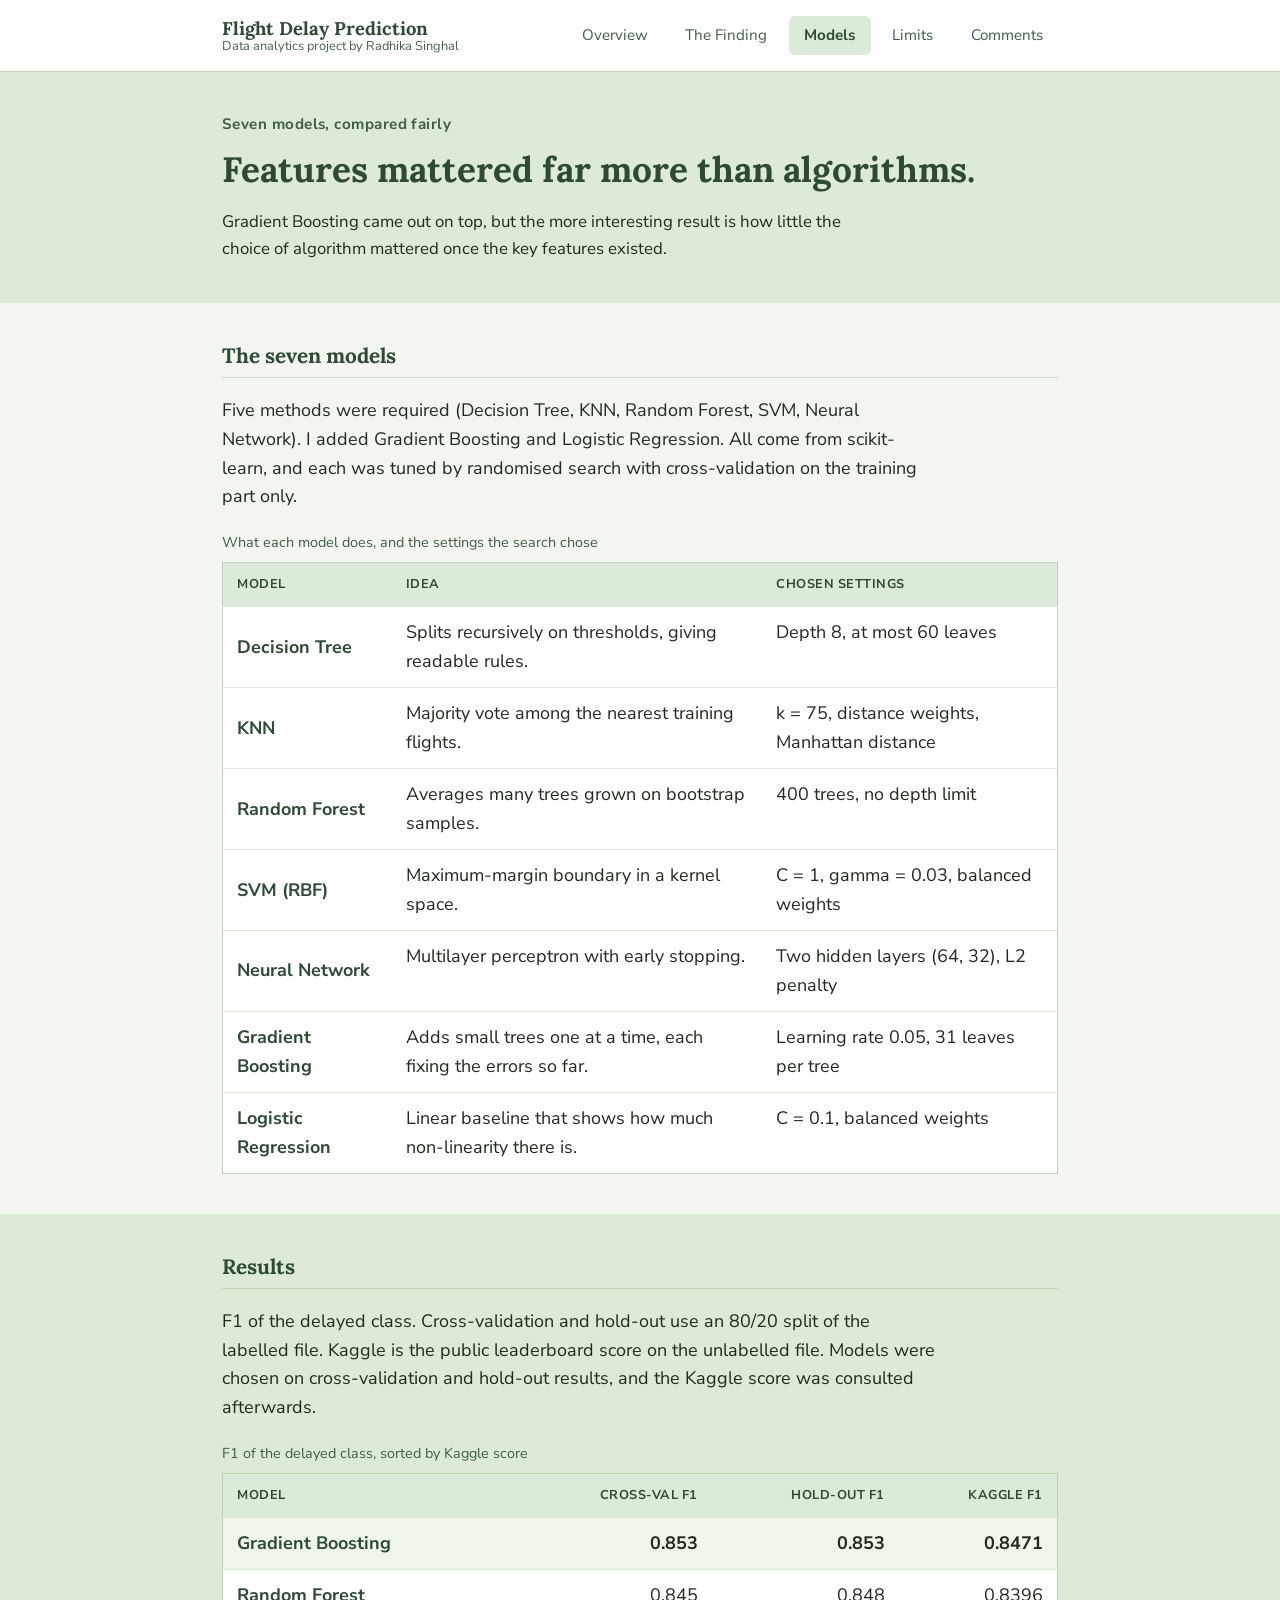
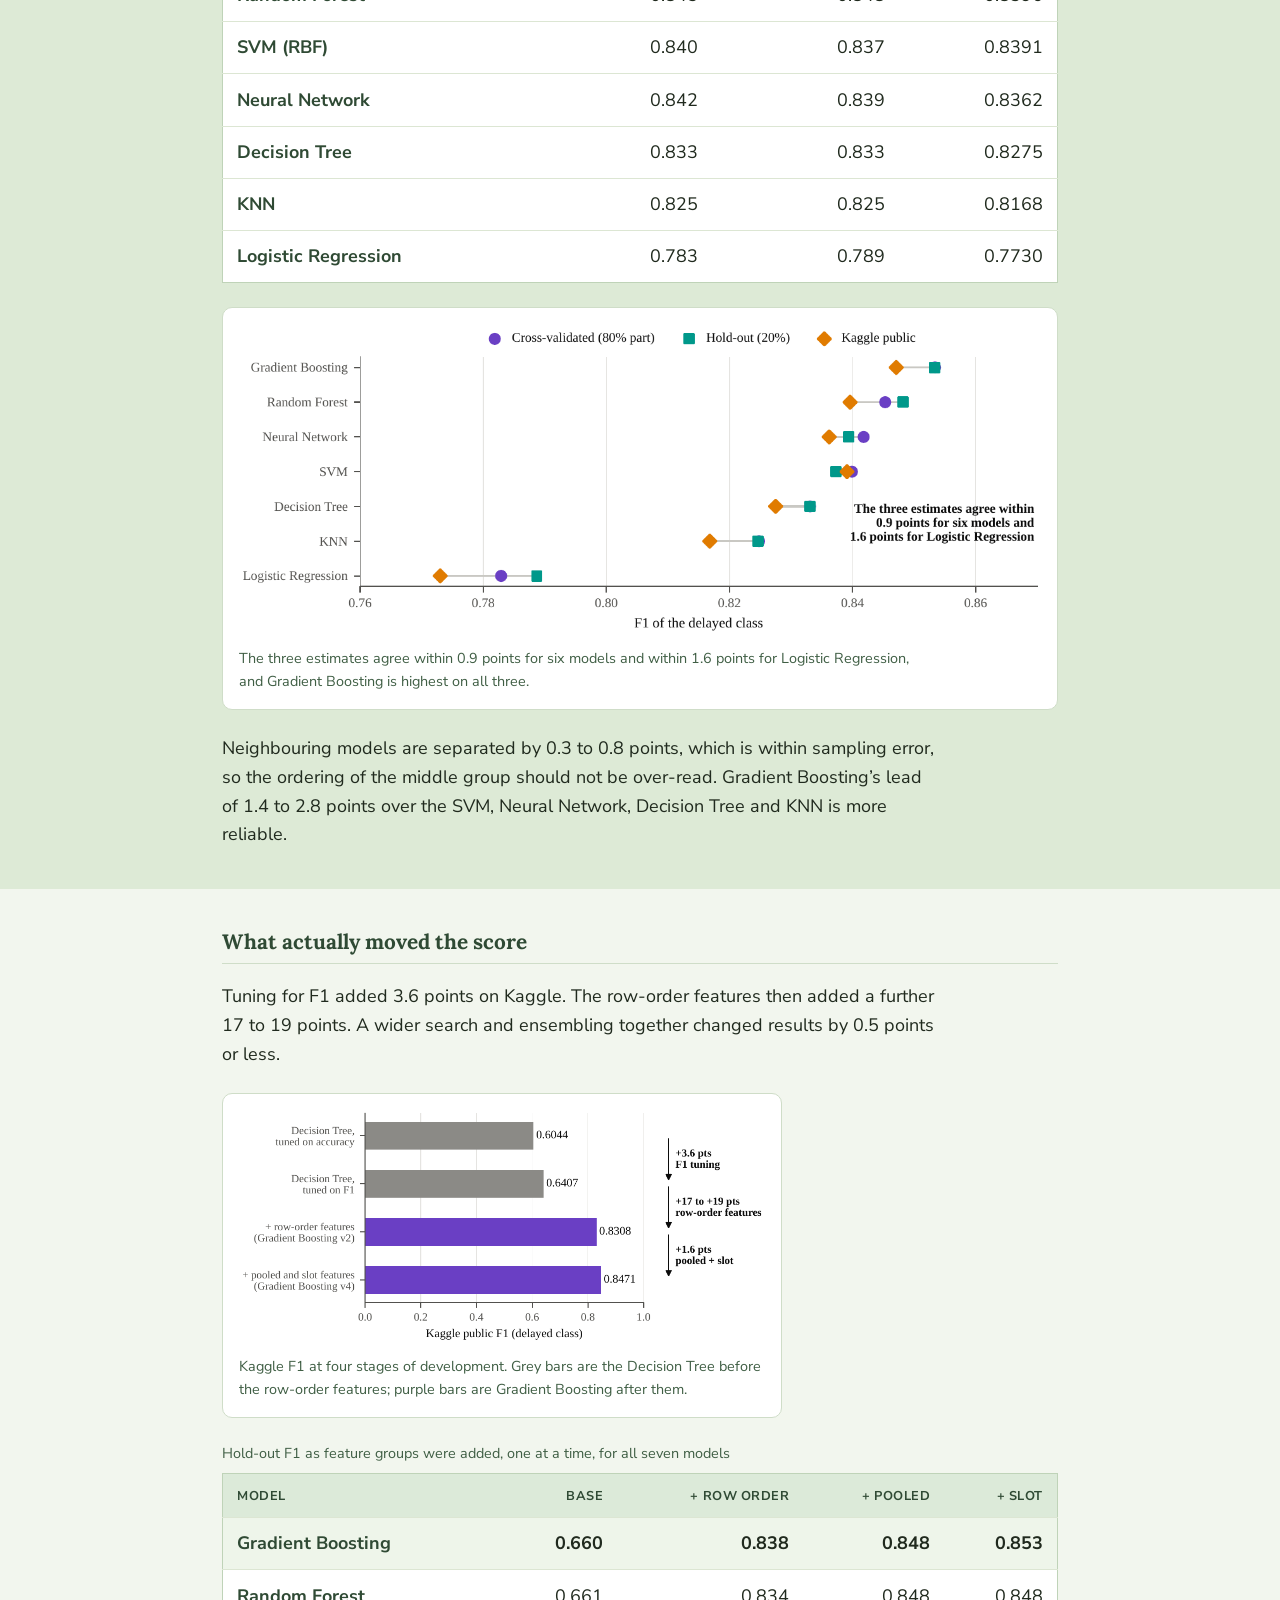
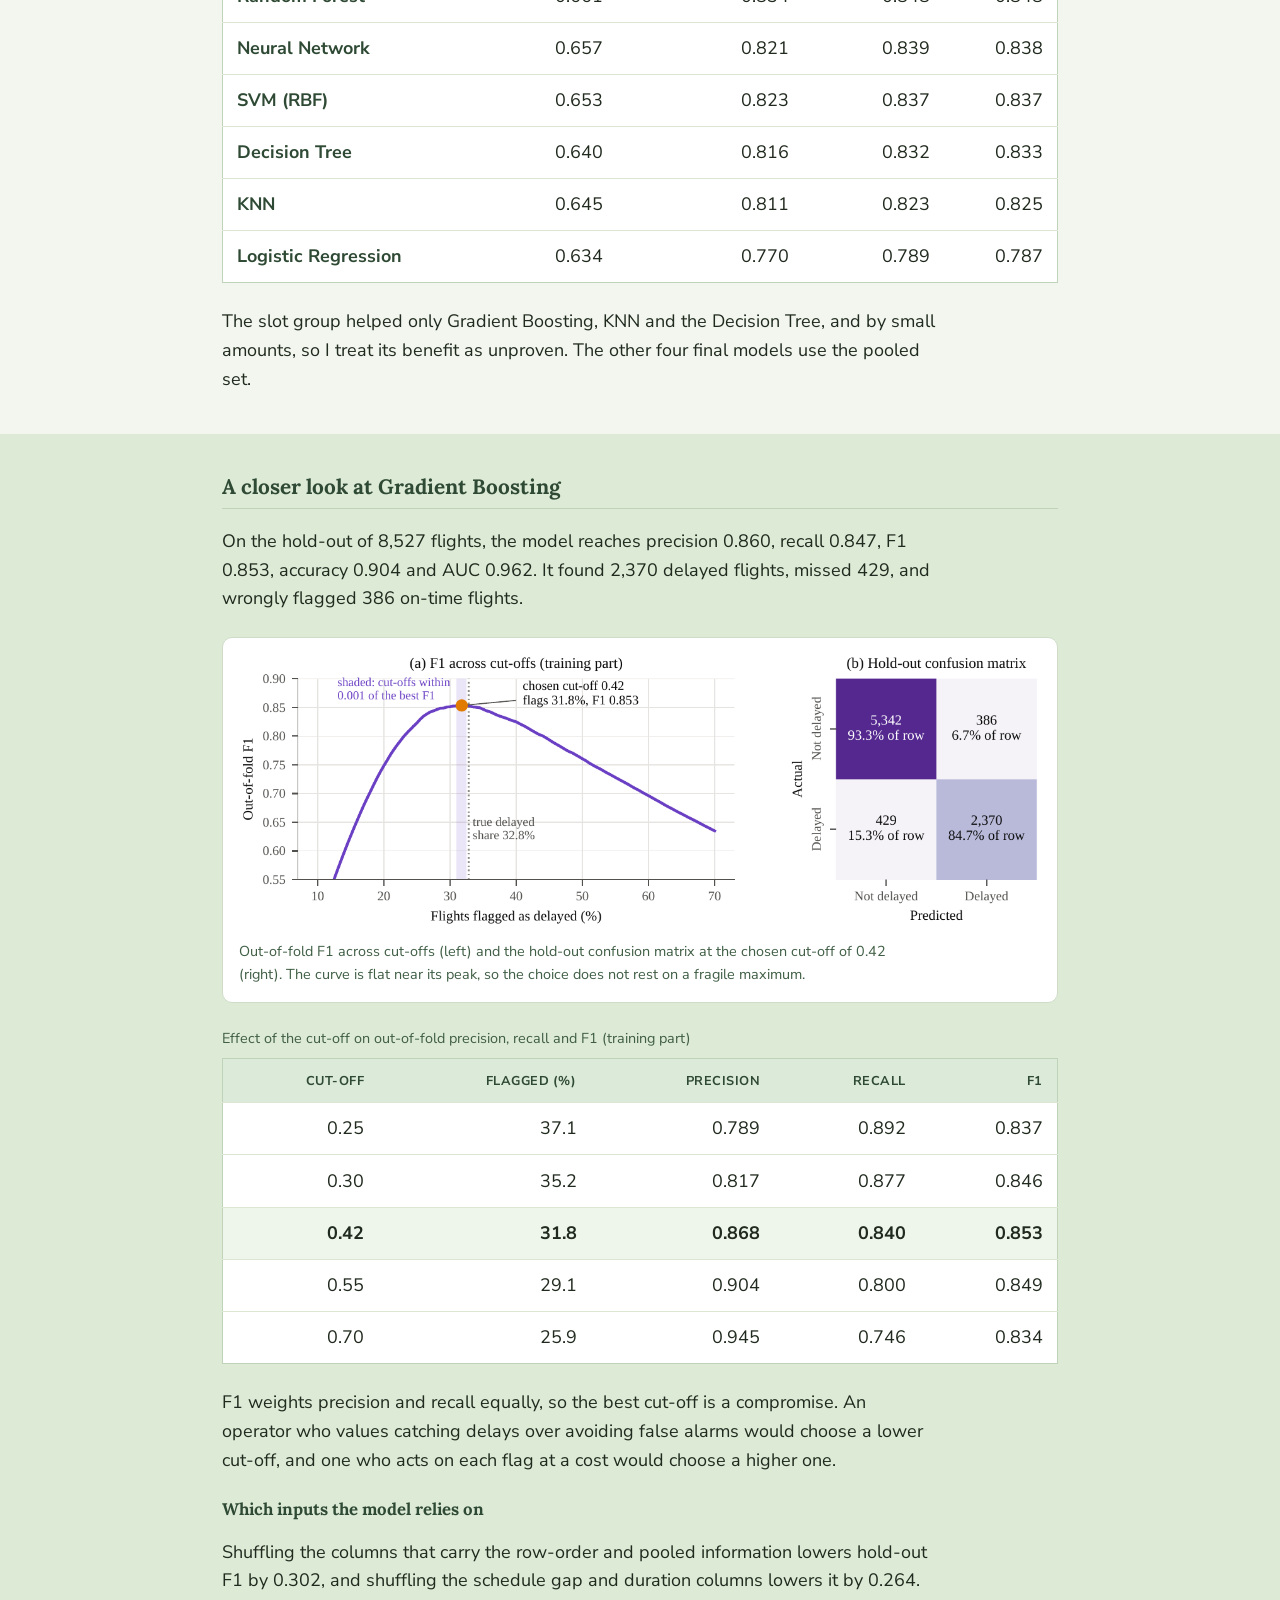
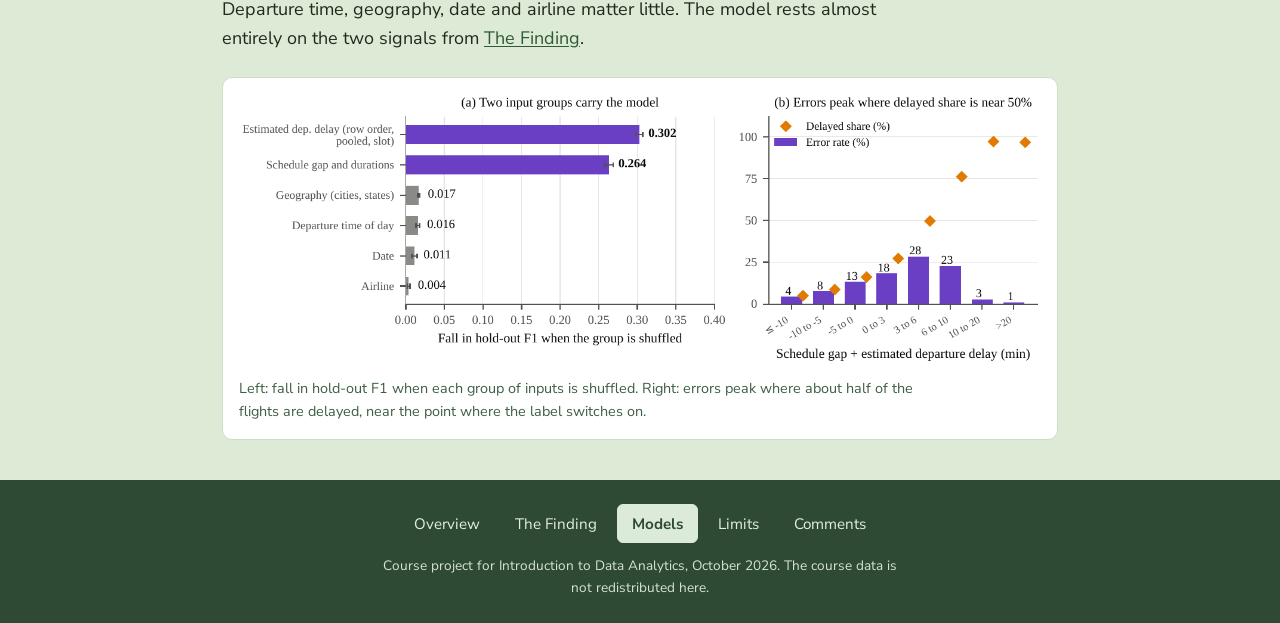
<file: models.html>
<!DOCTYPE html>
<html lang="en">
<head>
  <meta charset="UTF-8">
  <meta name="viewport" content="width=device-width, initial-scale=1.0">
  <title>Models and Results | Flight Delay Prediction</title>
  <meta name="description" content="Seven classifiers compared on flight delay prediction, with cross-validation, hold-out and Kaggle F1 scores, and a closer look at Gradient Boosting.">
  <link rel="preconnect" href="https://fonts.googleapis.com">
  <link rel="preconnect" href="https://fonts.gstatic.com" crossorigin>
  <link href="https://fonts.googleapis.com/css2?family=Lora:wght@400;700&family=Nunito+Sans:wght@400;700&display=swap" rel="stylesheet">
  <link rel="stylesheet" href="style.css">
</head>
<body>

  <a class="skip-link" href="#main-content">Skip to main content</a>

  <header class="site-header">
    <div class="site-header-inner">
      <div class="brand">
        <span class="brand-name">Flight Delay Prediction</span>
        <span class="brand-sub">Data analytics project by Radhika Singhal</span>
      </div>
      <nav id="site-nav" aria-label="Main Navigation">
        <ul class="nav-list" role="list">
          <li><a class="nav-link" href="index.html">Overview</a></li>
          <li><a class="nav-link" href="finding.html">The Finding</a></li>
          <li><a class="nav-link current" href="models.html" aria-current="page">Models</a></li>
          <li><a class="nav-link" href="limits.html">Limits</a></li>
          <li><a class="nav-link" href="comments.html">Comments</a></li>
        </ul>
      </nav>
    </div>
  </header>

  <main id="main-content">
    <section class="hero">
      <div class="wrap">
        <p class="tagline">Seven models, compared fairly</p>
        <h1>Features mattered far more than algorithms.</h1>
        <p class="lead">
          Gradient Boosting came out on top, but the more interesting result is how little the choice
          of algorithm mattered once the key features existed.
        </p>
      </div>
    </section>

    <section class="about-block">
      <div class="wrap">
        <h2 class="section-heading">The seven models</h2>
        <p>
          Five methods were required (Decision Tree, KNN, Random Forest, SVM, Neural Network). I added
          Gradient Boosting and Logistic Regression. All come from scikit-learn, and each was tuned
          by randomised search with cross-validation on the training part only.
        </p>
        <div class="table-scroll" role="region" aria-label="The seven models and their chosen settings" tabindex="0">
          <table>
            <caption>What each model does, and the settings the search chose</caption>
            <thead>
              <tr>
                <th scope="col">Model</th>
                <th scope="col">Idea</th>
                <th scope="col">Chosen settings</th>
              </tr>
            </thead>
            <tbody>
              <tr>
                <th scope="row">Decision Tree</th>
                <td>Splits recursively on thresholds, giving readable rules.</td>
                <td>Depth 8, at most 60 leaves</td>
              </tr>
              <tr>
                <th scope="row">KNN</th>
                <td>Majority vote among the nearest training flights.</td>
                <td>k = 75, distance weights, Manhattan distance</td>
              </tr>
              <tr>
                <th scope="row">Random Forest</th>
                <td>Averages many trees grown on bootstrap samples.</td>
                <td>400 trees, no depth limit</td>
              </tr>
              <tr>
                <th scope="row">SVM (RBF)</th>
                <td>Maximum-margin boundary in a kernel space.</td>
                <td>C = 1, gamma = 0.03, balanced weights</td>
              </tr>
              <tr>
                <th scope="row">Neural Network</th>
                <td>Multilayer perceptron with early stopping.</td>
                <td>Two hidden layers (64, 32), L2 penalty</td>
              </tr>
              <tr>
                <th scope="row">Gradient Boosting</th>
                <td>Adds small trees one at a time, each fixing the errors so far.</td>
                <td>Learning rate 0.05, 31 leaves per tree</td>
              </tr>
              <tr>
                <th scope="row">Logistic Regression</th>
                <td>Linear baseline that shows how much non-linearity there is.</td>
                <td>C = 0.1, balanced weights</td>
              </tr>
            </tbody>
          </table>
        </div>
      </div>
    </section>

    <section class="about-block">
      <div class="wrap">
        <h2 class="section-heading">Results</h2>
        <p>
          F1 of the delayed class. Cross-validation and hold-out use an 80/20 split of the labelled
          file. Kaggle is the public leaderboard score on the unlabelled file. Models were chosen on
          cross-validation and hold-out results, and the Kaggle score was consulted afterwards.
        </p>
        <div class="table-scroll" role="region" aria-label="F1 results for all seven models" tabindex="0">
          <table>
            <caption>F1 of the delayed class, sorted by Kaggle score</caption>
            <thead>
              <tr>
                <th scope="col">Model</th>
                <th scope="col" class="num">Cross-val F1</th>
                <th scope="col" class="num">Hold-out F1</th>
                <th scope="col" class="num">Kaggle F1</th>
              </tr>
            </thead>
            <tbody>
              <tr class="best"><th scope="row">Gradient Boosting</th><td class="num">0.853</td><td class="num">0.853</td><td class="num">0.8471</td></tr>
              <tr><th scope="row">Random Forest</th><td class="num">0.845</td><td class="num">0.848</td><td class="num">0.8396</td></tr>
              <tr><th scope="row">SVM (RBF)</th><td class="num">0.840</td><td class="num">0.837</td><td class="num">0.8391</td></tr>
              <tr><th scope="row">Neural Network</th><td class="num">0.842</td><td class="num">0.839</td><td class="num">0.8362</td></tr>
              <tr><th scope="row">Decision Tree</th><td class="num">0.833</td><td class="num">0.833</td><td class="num">0.8275</td></tr>
              <tr><th scope="row">KNN</th><td class="num">0.825</td><td class="num">0.825</td><td class="num">0.8168</td></tr>
              <tr><th scope="row">Logistic Regression</th><td class="num">0.783</td><td class="num">0.789</td><td class="num">0.7730</td></tr>
            </tbody>
          </table>
        </div>
        <figure class="figure" tabindex="0" role="group" aria-label="Chart, scrolls sideways on small screens">
          <img src="figures/fig6_models.png" width="1267" height="491" alt="Dot chart of F1 for each of the seven models, showing cross-validated, hold-out and Kaggle scores. Gradient Boosting is highest at about 0.85, Logistic Regression lowest at about 0.78. The three estimates agree within 0.9 points for six models and 1.6 points for Logistic Regression." loading="lazy">
          <figcaption>The three estimates agree within 0.9 points for six models and within 1.6 points for Logistic Regression, and Gradient Boosting is highest on all three.</figcaption>
        </figure>
        <p>
          Neighbouring models are separated by 0.3 to 0.8 points, which is within sampling error, so
          the ordering of the middle group should not be over-read. Gradient Boosting&rsquo;s lead of
          1.4 to 2.8 points over the SVM, Neural Network, Decision Tree and KNN is more reliable.
        </p>
      </div>
    </section>

    <section class="about-block">
      <div class="wrap">
        <h2 class="section-heading">What actually moved the score</h2>
        <p>
          Tuning for F1 added 3.6 points on Kaggle. The row-order features then added a further 17 to
          19 points. A wider search and ensembling together changed results by 0.5 points or less.
        </p>
        <figure class="figure narrow">
          <img src="figures/fig5_stages.png" width="981" height="436" alt="Horizontal bar chart of Kaggle F1 at four stages. A Decision Tree tuned on accuracy scores 0.6044 and tuned on F1 scores 0.6407. Adding row-order features with Gradient Boosting gives 0.8308, and adding pooled and slot features gives 0.8471." loading="lazy">
          <figcaption>Kaggle F1 at four stages of development. Grey bars are the Decision Tree before the row-order features; purple bars are Gradient Boosting after them.</figcaption>
        </figure>
        <div class="table-scroll" role="region" aria-label="Hold-out F1 as feature groups were added" tabindex="0">
          <table>
            <caption>Hold-out F1 as feature groups were added, one at a time, for all seven models</caption>
            <thead>
              <tr>
                <th scope="col">Model</th>
                <th scope="col" class="num">Base</th>
                <th scope="col" class="num">+ Row order</th>
                <th scope="col" class="num">+ Pooled</th>
                <th scope="col" class="num">+ Slot</th>
              </tr>
            </thead>
            <tbody>
              <tr class="best"><th scope="row">Gradient Boosting</th><td class="num">0.660</td><td class="num">0.838</td><td class="num">0.848</td><td class="num">0.853</td></tr>
              <tr><th scope="row">Random Forest</th><td class="num">0.661</td><td class="num">0.834</td><td class="num">0.848</td><td class="num">0.848</td></tr>
              <tr><th scope="row">Neural Network</th><td class="num">0.657</td><td class="num">0.821</td><td class="num">0.839</td><td class="num">0.838</td></tr>
              <tr><th scope="row">SVM (RBF)</th><td class="num">0.653</td><td class="num">0.823</td><td class="num">0.837</td><td class="num">0.837</td></tr>
              <tr><th scope="row">Decision Tree</th><td class="num">0.640</td><td class="num">0.816</td><td class="num">0.832</td><td class="num">0.833</td></tr>
              <tr><th scope="row">KNN</th><td class="num">0.645</td><td class="num">0.811</td><td class="num">0.823</td><td class="num">0.825</td></tr>
              <tr><th scope="row">Logistic Regression</th><td class="num">0.634</td><td class="num">0.770</td><td class="num">0.789</td><td class="num">0.787</td></tr>
            </tbody>
          </table>
        </div>
        <p>
          The slot group helped only Gradient Boosting, KNN and the Decision Tree, and by small
          amounts, so I treat its benefit as unproven. The other four final models use the pooled set.
        </p>
      </div>
    </section>

    <section class="about-block">
      <div class="wrap">
        <h2 class="section-heading">A closer look at Gradient Boosting</h2>
        <p>
          On the hold-out of 8,527 flights, the model reaches precision 0.860, recall 0.847, F1 0.853,
          accuracy 0.904 and AUC 0.962. It found 2,370 delayed flights, missed 429, and wrongly
          flagged 386 on-time flights.
        </p>
        <figure class="figure" tabindex="0" role="group" aria-label="Chart, scrolls sideways on small screens">
          <img src="figures/fig7_gb.png" width="1273" height="435" alt="Two panels. Left: a curve of out-of-fold F1 against the share of flights flagged, peaking at 0.853 near 31.8 percent flagged, where the chosen cut-off of 0.42 sits on a flat part of the curve. Right: a confusion matrix of the hold-out set with 5,342 true negatives, 386 false positives, 429 false negatives and 2,370 true positives." loading="lazy">
          <figcaption>Out-of-fold F1 across cut-offs (left) and the hold-out confusion matrix at the chosen cut-off of 0.42 (right). The curve is flat near its peak, so the choice does not rest on a fragile maximum.</figcaption>
        </figure>
        <div class="table-scroll" role="region" aria-label="Effect of the cut-off on precision, recall and F1" tabindex="0">
          <table>
            <caption>Effect of the cut-off on out-of-fold precision, recall and F1 (training part)</caption>
            <thead>
              <tr>
                <th scope="col" class="num">Cut-off</th>
                <th scope="col" class="num">Flagged (%)</th>
                <th scope="col" class="num">Precision</th>
                <th scope="col" class="num">Recall</th>
                <th scope="col" class="num">F1</th>
              </tr>
            </thead>
            <tbody>
              <tr><td class="num">0.25</td><td class="num">37.1</td><td class="num">0.789</td><td class="num">0.892</td><td class="num">0.837</td></tr>
              <tr><td class="num">0.30</td><td class="num">35.2</td><td class="num">0.817</td><td class="num">0.877</td><td class="num">0.846</td></tr>
              <tr class="best"><td class="num">0.42</td><td class="num">31.8</td><td class="num">0.868</td><td class="num">0.840</td><td class="num">0.853</td></tr>
              <tr><td class="num">0.55</td><td class="num">29.1</td><td class="num">0.904</td><td class="num">0.800</td><td class="num">0.849</td></tr>
              <tr><td class="num">0.70</td><td class="num">25.9</td><td class="num">0.945</td><td class="num">0.746</td><td class="num">0.834</td></tr>
            </tbody>
          </table>
        </div>
        <p>
          F1 weights precision and recall equally, so the best cut-off is a compromise. An operator who
          values catching delays over avoiding false alarms would choose a lower cut-off, and one who
          acts on each flag at a cost would choose a higher one.
        </p>
        <h3>Which inputs the model relies on</h3>
        <p>
          Shuffling the columns that carry the row-order and pooled information lowers hold-out F1 by
          0.302, and shuffling the schedule gap and duration columns lowers it by 0.264. Departure
          time, geography, date and airline matter little. The model rests almost entirely on the two
          signals from <a href="finding.html">The Finding</a>.
        </p>
        <figure class="figure" tabindex="0" role="group" aria-label="Chart, scrolls sideways on small screens">
          <img src="figures/fig9_errors.png" width="1344" height="455" alt="Two charts. Left: bars showing the fall in F1 when each input group is shuffled, with the estimated departure delay columns at 0.302 and the schedule gap and duration columns at 0.264, and airline at only 0.004. Right: error rate by the sum of schedule gap and estimated departure delay, peaking at 28 percent where about half of flights are delayed and falling to 3 percent or less beyond 10 minutes." loading="lazy">
          <figcaption>Left: fall in hold-out F1 when each group of inputs is shuffled. Right: errors peak where about half of the flights are delayed, near the point where the label switches on.</figcaption>
        </figure>
      </div>
    </section>
  </main>

  <footer class="site-footer">
    <nav aria-label="Footer navigation">
      <ul class="footer-nav" role="list">
        <li><a class="nav-link" href="index.html">Overview</a></li>
          <li><a class="nav-link" href="finding.html">The Finding</a></li>
          <li><a class="nav-link current" href="models.html" aria-current="page">Models</a></li>
          <li><a class="nav-link" href="limits.html">Limits</a></li>
          <li><a class="nav-link" href="comments.html">Comments</a></li>
      </ul>
    </nav>
    <p class="footer-note">Course project for Introduction to Data Analytics, October 2026. The course data is not redistributed here.</p>
  </footer>

</body>
</html>
</file>
<file: style.css>
/*
   style.css : shared stylesheet for all five pages.
*/

* {
  box-sizing: border-box;
}

body {
  margin: 0;
  background-color: #F2F6EE;
  color: #202A1E;
  font-family: "Nunito Sans", -apple-system, "Segoe UI", Helvetica, Arial, sans-serif;
  font-size: 112.5%;
  line-height: 1.6;
}

h1, h2, h3 {
  font-family: "Lora", Georgia, "Times New Roman", serif;
  line-height: 1.25;
  margin-top: 0;
  color: #2F4A34;
}

p {
  max-width: 65ch;
}

a {
  color: #2E5A37;
  text-decoration: underline;
  text-underline-offset: 2px;
  transition: color 0.15s ease, background-color 0.15s ease;
}

a:hover {
  color: #1F3A25;
  text-decoration-thickness: 2px;
}

code {
  font-family: ui-monospace, "SFMono-Regular", Menlo, Consolas, monospace;
  font-size: 0.85em;
  background-color: rgba(47, 74, 52, 0.09);
  padding: 0.1em 0.35em;
  border-radius: 4px;
}

/* ---------- Accessibility helpers ---------- */

.skip-link {
  position: absolute;
  left: -999px;
  top: 0;
  padding: 0.6rem 1rem;
  background-color: #2F4A34;
  color: #FFFFFF;
  border-radius: 0 0 6px 6px;
  z-index: 100;
}

.skip-link:focus {
  left: 1rem;
  top: 0.5rem;
}

a:focus-visible,
button:focus-visible,
.table-scroll:focus-visible {
  outline: 3px solid #2E5A37;
  outline-offset: 3px;
  border-radius: 3px;
}

.site-footer a:focus-visible {
  outline-color: #FFFFFF;
}

ul {
  list-style: none;
  margin: 0;
  padding: 0;
}

img {
  max-width: 100%;
  height: auto;
  display: block;
}

/* ---------- Header and navigation ---------- */

.site-header {
  width: 100%;
  background-color: #FFFFFF;
  border-bottom: 1px solid #BFD3B8;
}

.site-header-inner {
  max-width: 900px;
  margin: 0 auto;
  display: flex;
  flex-wrap: wrap;
  align-items: center;
  justify-content: space-between;
  gap: 1rem;
  padding: 1rem 2rem;
}

.brand {
  display: flex;
  flex-direction: column;
  line-height: 1.2;
}

.brand-name {
  font-family: "Lora", Georgia, "Times New Roman", serif;
  font-size: 1.15rem;
  font-weight: bold;
  color: #2F4A34;
}

.brand-sub {
  white-space: nowrap;
  font-size: 0.8rem;
  color: #46634A;
}

.nav-list {
  display: flex;
  flex-wrap: wrap;
  gap: 0.4rem;
}

.nav-link {
  display: inline-block;
  padding: 0.4rem 0.9rem;
  border-radius: 6px;
  border: 1px solid transparent;
  color: #3F5E44;
  text-decoration: none;
  font-size: 0.95rem;
}

.nav-link:hover {
  color: #FFFFFF;
  background-color: #3F7350;
  border-color: #3F7350;
}

.nav-link.current {
  background-color: #DCEAD9;
  color: #2F4A34;
  font-weight: bold;
  border-color: #DCEAD9;
}

/* ---------- Page layout ---------- */

.wrap {
  max-width: 900px;
  margin: 0 auto;
  padding: 0 2rem;
}

.hero,
.about-block {
  padding: 2.5rem 0;
}

main > section:nth-of-type(odd) {
  background-color: #DDEAD6;
}

main > section:nth-of-type(odd) .section-heading {
  border-bottom-color: #BFD3B8;
}

.wrap > :last-child {
  margin-bottom: 0;
}

.tagline {
  letter-spacing: 0.03em;
  color: #3F5E44;
  font-weight: bold;
  margin: 0 0 0.75rem;
  font-size: 0.95rem;
}

.hero h1 {
  font-size: 2.2rem;
  margin-bottom: 1rem;
}

.lead {
  font-size: 1.05rem;
}

.highlight {
  color: #2E5A37;
  font-weight: bold;
}

.section-heading {
  font-size: 1.3rem;
  color: #2F4A34;
  padding-bottom: 0.5rem;
  border-bottom: 1px solid #CFDDC8;
  margin-bottom: 1rem;
}

h3 {
  font-size: 1.05rem;
  margin: 1.5rem 0 0.4rem;
}

/* ---------- Stat tiles ---------- */

.stat-grid {
  display: grid;
  grid-template-columns: repeat(4, 1fr);
  gap: 1rem;
  margin: 1.75rem 0 0;
}

.stat {
  background-color: #FFFFFF;
  border: 1px solid #CFDDC8;
  border-radius: 10px;
  padding: 1rem;
}

.stat-num {
  display: block;
  font-family: "Lora", Georgia, "Times New Roman", serif;
  font-size: 1.7rem;
  font-weight: bold;
  color: #2F4A34;
  line-height: 1.15;
}

.stat-label {
  display: block;
  margin-top: 0.4rem;
  font-size: 0.85rem;
  line-height: 1.35;
  color: #3F5E44;
}

/* ---------- Lists ---------- */

.site-list li {
  position: relative;
  padding-left: 1.4rem;
  margin-bottom: 0.9rem;
  max-width: 65ch;
}

.site-list li::before {
  content: "";
  position: absolute;
  left: 0.15rem;
  top: 0.62em;
  width: 7px;
  height: 7px;
  border-radius: 50%;
  background-color: #4C8058;
}

.pointer-list li {
  display: flex;
  align-items: flex-start;
  gap: 0.6rem;
  background-color: #FFFFFF;
  border: 1px solid #CFDDC8;
  border-radius: 10px;
  padding: 0.85rem 1.1rem;
  margin-bottom: 0.75rem;
  max-width: 65ch;
}

.pointer-arrow {
  color: #2E5A37;
  font-weight: bold;
  flex-shrink: 0;
}

/* ---------- Buttons ---------- */

.button-row {
  display: flex;
  flex-wrap: wrap;
  gap: 0.75rem;
  margin-top: 1.5rem;
}

main a.cta-link {
  display: inline-block;
  padding: 0.65rem 1.3rem;
  background-color: #2E5A37;
  color: #FFFFFF;
  text-decoration: none;
  border-radius: 999px;
  border: 1px solid #2E5A37;
  font-weight: bold;
  font-size: 0.95rem;
}

main a.cta-link:hover {
  background-color: #1F3A25;
  border-color: #1F3A25;
  color: #FFFFFF;
}

main a.cta-link.secondary {
  background-color: transparent;
  color: #2E5A37;
}

main a.cta-link.secondary:hover {
  background-color: #2E5A37;
  color: #FFFFFF;
}

/* ---------- Tables ---------- */

.table-scroll {
  overflow-x: auto;
  margin: 1.25rem 0 1.5rem;
}

table {
  width: 100%;
  border-collapse: collapse;
  background-color: #FFFFFF;
  border: 1px solid #BFD3B8;
}

.table-scroll table {
  min-width: 560px;
}

caption {
  text-align: left;
  font-size: 0.9rem;
  color: #3F5E44;
  padding: 0 0 0.5rem;
  caption-side: top;
}

thead th {
  background-color: #DCEAD9;
  font-size: 0.8rem;
  letter-spacing: 0.04em;
  text-transform: uppercase;
  color: #2F4A34;
  text-align: left;
  padding: 0.7rem 0.9rem;
}

tbody th {
  padding: 0.7rem 0.9rem;
  border-top: 1px solid #DCE6D3;
  text-align: left;
  font-weight: bold;
  color: #2F4A34;
}

td {
  padding: 0.7rem 0.9rem;
  border-top: 1px solid #DCE6D3;
  vertical-align: top;
}

.num {
  text-align: right;
  font-variant-numeric: tabular-nums;
}

thead th.num {
  text-align: right;
}

tr.best th,
tr.best td {
  background-color: #EEF5EA;
  font-weight: bold;
}

/* ---------- Figures ---------- */

.figure {
  background-color: #FFFFFF;
  border: 1px solid #CFDDC8;
  border-radius: 10px;
  padding: 1rem;
  margin: 1.5rem 0;
}

.figure.narrow {
  max-width: 560px;
}

.figure img {
  width: 100%;
}

.figure figcaption {
  font-size: 0.9rem;
  color: #3F5E44;
  margin: 0.75rem 0 0;
  max-width: 75ch;
}

/* ---------- Code ---------- */

pre {
  background-color: #FFFFFF;
  border: 1px solid #CFDDC8;
  border-radius: 8px;
  padding: 1rem;
  overflow-x: auto;
  font-size: 0.85rem;
  line-height: 1.5;
  margin: 1rem 0 1.25rem;
}

pre code {
  background: none;
  padding: 0;
  font-size: inherit;
}

/* ---------- Footer ---------- */

.site-footer {
  background-color: #2F4A34;
  color: #D5E4D3;
  padding: 1.5rem 2rem;
  text-align: center;
}

.footer-nav {
  display: flex;
  flex-wrap: wrap;
  justify-content: center;
  gap: 0.25rem;
  margin-bottom: 0.75rem;
}

.footer-note {
  font-size: 0.85rem;
  color: #D5E4D3;
  margin: 0 auto;
}

.site-footer .nav-link {
  color: #E4EEE2;
}

.site-footer .nav-link:hover {
  color: #FFFFFF;
  background-color: #4C8058;
  border-color: #4C8058;
}

.site-footer .nav-link.current {
  color: #2F4A34;
  background-color: #DCEAD9;
  border-color: #DCEAD9;
}

/* ---------- Responsive ---------- */

@media (max-width: 768px) {
  .stat-grid {
    grid-template-columns: repeat(2, 1fr);
  }
}

@media (max-width: 640px) {
  .site-header-inner {
    flex-direction: column;
    align-items: flex-start;
  }

  .hero h1 {
    font-size: 1.9rem;
  }

  .pointer-list li {
    flex-direction: column;
  }

  .wrap {
    padding: 0 1.25rem;
  }
}

@media (max-width: 640px) {
  .figure {
    overflow-x: auto;
  }

  .figure:not(.narrow) img {
    min-width: 640px;
  }
}

@media (max-width: 420px) {
  .stat-grid {
    grid-template-columns: 1fr;
  }
}

/* Respect reduced-motion preferences */
@media (prefers-reduced-motion: reduce) {
  a,
  .nav-link {
    transition: none;
  }
}

/* ---------- Interactive explorer (finding.html) ---------- */

.explorer {
  background-color: #FFFFFF;
  border: 1px solid #CFDDC8;
  border-radius: 10px;
  padding: 1.25rem;
  margin: 1.25rem 0 1.75rem;
}

.explorer[hidden] {
  display: none;
}

.explorer-grid {
  display: grid;
  grid-template-columns: 1fr 1fr;
  gap: 1.5rem;
}

.explorer-label {
  display: block;
  font-weight: bold;
  color: #2F4A34;
  font-size: 0.95rem;
  margin-bottom: 0.6rem;
}

.explorer input[type="range"] {
  width: 100%;
  accent-color: #2E5A37;
  margin: 0;
}

.explorer-ends {
  display: flex;
  justify-content: space-between;
  font-size: 0.78rem;
  color: #3F5E44;
  margin-top: 0.2rem;
}

.explorer-value {
  font-family: "Lora", Georgia, "Times New Roman", serif;
  font-size: 1.25rem;
  font-weight: bold;
  color: #2F4A34;
  margin: 0.9rem 0 0.5rem;
}

.meter {
  height: 14px;
  background-color: #E4EEE2;
  border: 1px solid #BFD3B8;
  border-radius: 999px;
  overflow: hidden;
}

.meter-fill {
  height: 100%;
  width: 0;
  background-color: #2E5A37;
  border-radius: 999px;
  transition: width 0.25s ease;
}

.explorer-readout {
  font-size: 0.95rem;
  margin: 0.7rem 0 0;
  min-height: 4.5em;
}

.explorer-note {
  font-size: 0.85rem;
  color: #3F5E44;
  margin: 1.25rem 0 0;
  padding-top: 0.9rem;
  border-top: 1px solid #DCE6D3;
  max-width: none;
}

@media (max-width: 640px) {
  .explorer-grid {
    grid-template-columns: 1fr;
  }

  .explorer-readout {
    min-height: 0;
  }
}

@media (prefers-reduced-motion: reduce) {
  .meter-fill {
    transition: none;
  }
}
</file>
